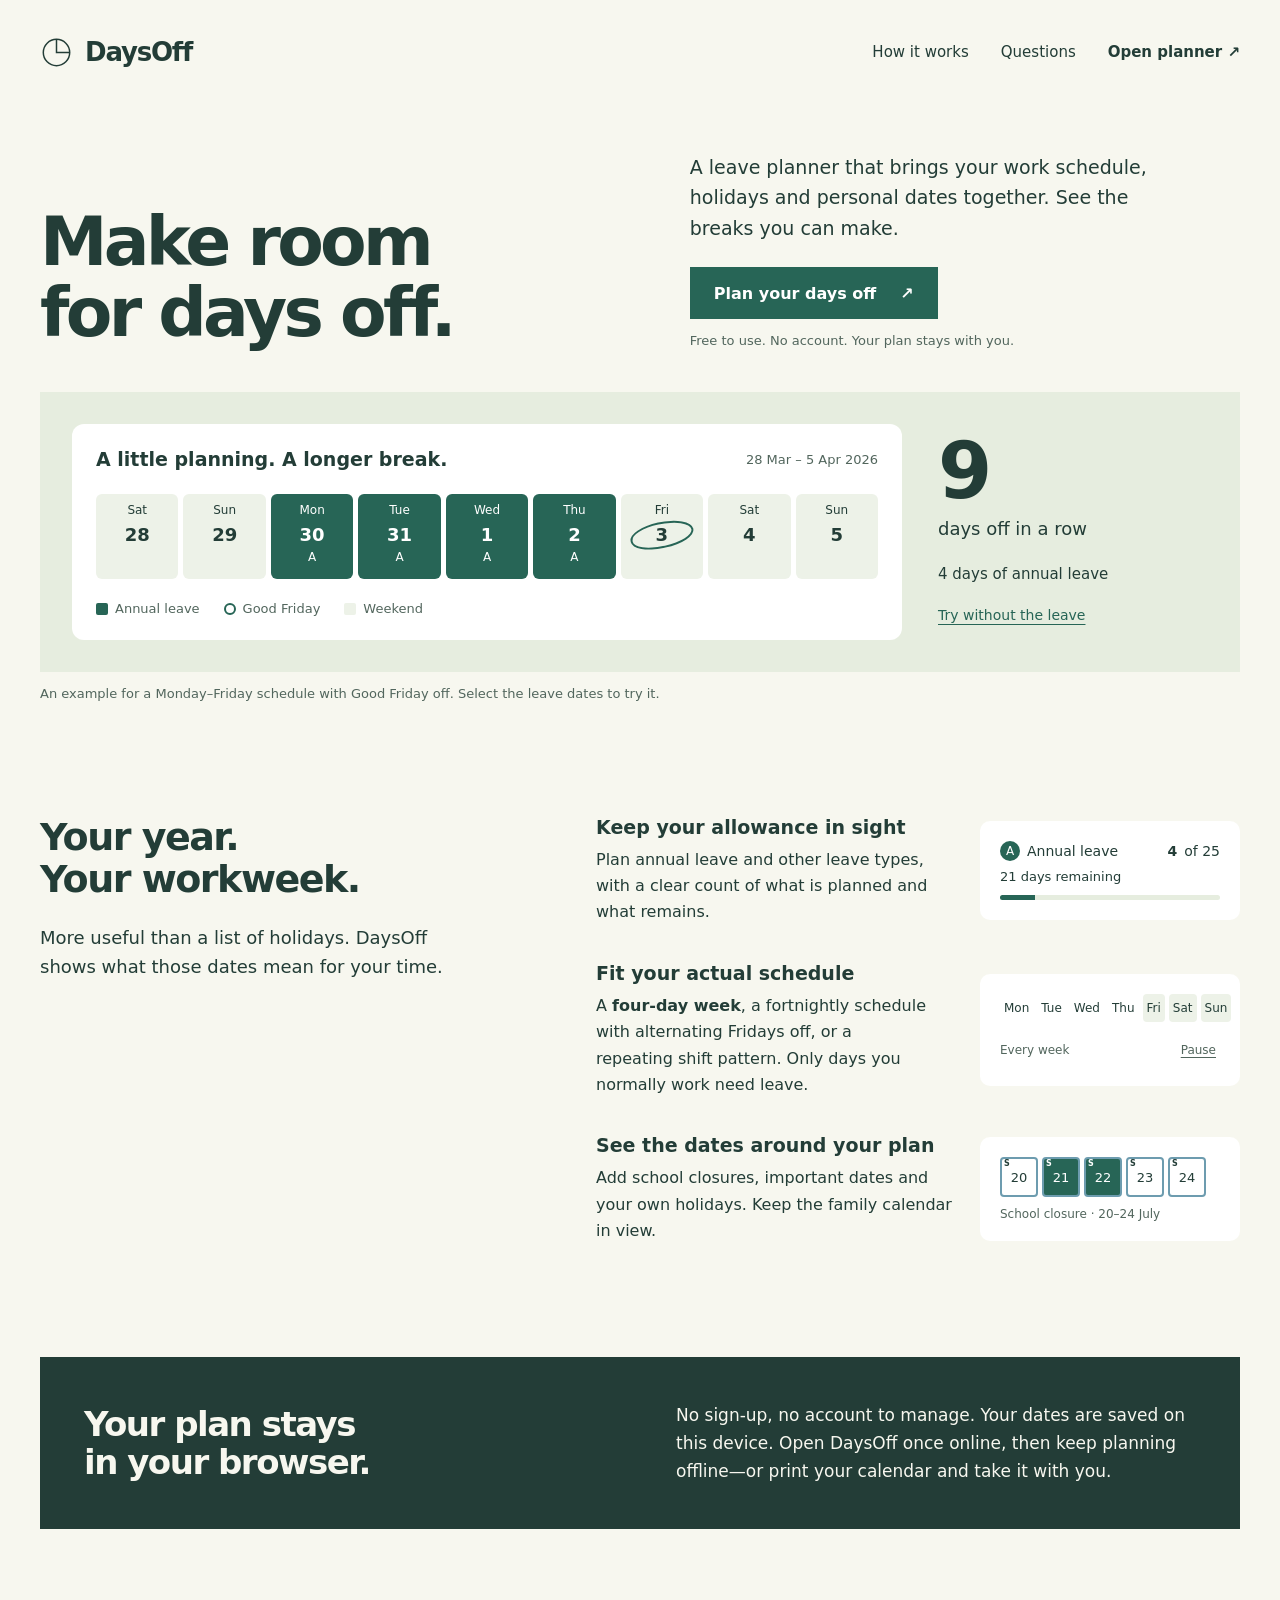
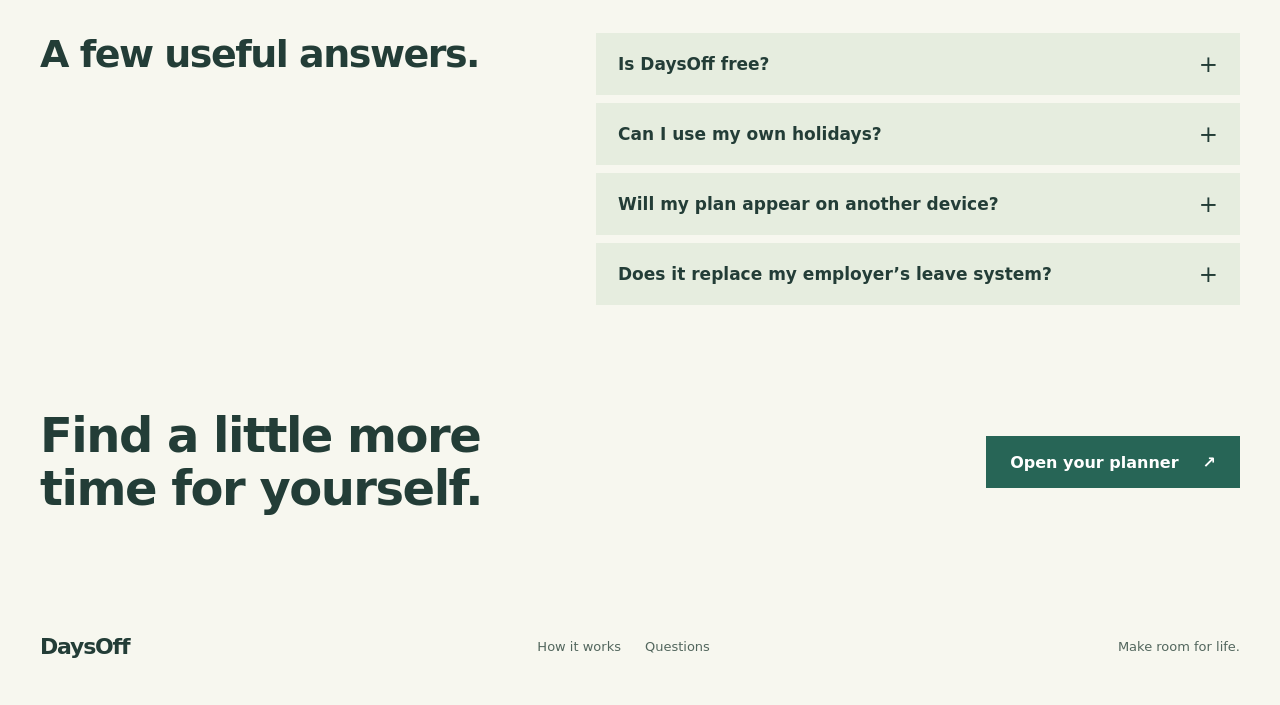
<file: index.html>
<!doctype html>
<html lang="en">
  <head>
    <meta charset="utf-8" />
    <meta name="viewport" content="width=device-width,initial-scale=1" />
    <meta
      name="description"
      content="Make your leave days go further. Plan time off around your work schedule, holidays and school closures, privately in your browser."
    />
    <meta name="theme-color" content="#123e35" />
    <link rel="icon" type="image/svg+xml" sizes="any" href="./icon.svg" />
    <link rel="apple-touch-icon" href="./icon-192.png" />
    <title>DaysOff — Make room for days off</title>
    <script type="module" crossorigin src="./assets/landing-BAsXPGGB.js"></script>
    <link rel="modulepreload" crossorigin href="./assets/modulepreload-polyfill-P2Xu9kJm.js">
    <link rel="stylesheet" crossorigin href="./assets/landing-gwGJeOzY.css">
  </head>
  <body id="top">
    <a href="#main" class="skip">Skip to content</a>
    <header>
      <a class="brand" href="#top" aria-label="DaysOff home"
        ><svg
          width="33"
          height="33"
          viewBox="0 0 40 40"
          fill="none"
          aria-hidden="true"
        >
          <circle
            cx="20"
            cy="20"
            r="16"
            stroke="currentColor"
            stroke-width="1.8"
          />
          <path d="M20 4v16h16" stroke="currentColor" stroke-width="1.8" /></svg
        >DaysOff</a
      >
      <nav aria-label="Main">
        <a class="how-link" href="#how">How it works</a
        ><a href="#questions">Questions</a><a href="./app/">Open planner ↗</a>
      </nav>
    </header>
    <main id="main">
      <section class="hero" aria-labelledby="hero-title">
        <div class="hero-copy">
          <h1 id="hero-title">Make room<span>for days off.</span></h1>
          <div>
            <p class="intro">
              A leave planner that brings your work schedule, holidays and
              personal dates together. See the breaks you can make.
            </p>
            <a class="button" href="./app/"
              >Plan your days off <span aria-hidden="true">↗</span></a
            >
            <p class="quiet">
              Free to use. No account. Your plan stays with you.
            </p>
          </div>
        </div>
        <div class="demo" data-ui>
          <div class="calendar-fragment">
            <div class="fragment-heading">
              <strong>A little planning. A longer break.</strong
              ><span>28 Mar – 5 Apr 2026</span>
            </div>
            <div
              class="day-strip"
              role="group"
              aria-label="Try selecting annual leave around Good Friday"
            >
              <div class="day">
                <span class="weekday">Sat</span><span class="date">28</span
                ><span class="type"></span>
              </div>
              <div class="day">
                <span class="weekday">Sun</span><span class="date">29</span
                ><span class="type"></span>
              </div>
              <button
                type="button"
                class="day"
                data-leave
                aria-pressed="true"
                aria-label="Annual leave Monday 30 March"
              >
                <span class="weekday">Mon</span><span class="date">30</span
                ><span class="type">A</span></button
              ><button
                type="button"
                class="day"
                data-leave
                aria-pressed="true"
                aria-label="Annual leave Tuesday 31 March"
              >
                <span class="weekday">Tue</span><span class="date">31</span
                ><span class="type">A</span></button
              ><button
                type="button"
                class="day"
                data-leave
                aria-pressed="true"
                aria-label="Annual leave Wednesday 1 April"
              >
                <span class="weekday">Wed</span><span class="date">1</span
                ><span class="type">A</span></button
              ><button
                type="button"
                class="day"
                data-leave
                aria-pressed="true"
                aria-label="Annual leave Thursday 2 April"
              >
                <span class="weekday">Thu</span><span class="date">2</span
                ><span class="type">A</span>
              </button>
              <div class="day holiday">
                <span class="weekday">Fri</span><span class="date">3</span
                ><span class="type"></span>
              </div>
              <div class="day">
                <span class="weekday">Sat</span><span class="date">4</span
                ><span class="type"></span>
              </div>
              <div class="day">
                <span class="weekday">Sun</span><span class="date">5</span
                ><span class="type"></span>
              </div>
            </div>
            <div class="legend">
              <span><i class="swatch"></i>Annual leave</span
              ><span><i class="swatch holiday"></i>Good Friday</span
              ><span><i class="swatch weekend"></i>Weekend</span>
            </div>
          </div>
          <div class="result" aria-live="polite" aria-atomic="true">
            <p class="result-number" id="break-days">9</p>
            <p class="result-label">days off in a row</p>
            <p class="equation">
              <span id="leave-days">4</span> days of annual leave
            </p>
            <button type="button" class="demo-reset" id="demo-toggle">
              Try without the leave
            </button>
          </div>
        </div>
        <p class="example-note">
          An example for a Monday–Friday schedule with Good Friday off. Select
          the leave dates to try it.
        </p>
      </section>
      <section class="explain" id="how" aria-labelledby="how-title">
        <div>
          <h2 id="how-title">Your year.<br />Your workweek.</h2>
          <p class="section-intro">
            More useful than a list of holidays. DaysOff shows what those dates
            mean for your time.
          </p>
        </div>
        <div class="details">
          <article class="detail">
            <div>
              <h3>Keep your allowance in sight</h3>
              <p>
                Plan annual leave and other leave types, with a clear count of
                what is planned and what remains.
              </p>
            </div>
            <div class="small-fragment" data-ui>
              <div class="balance-top">
                <span><i class="type-symbol">A</i>Annual leave</span
                ><span><b id="planned-count">4</b> of 25</span>
              </div>
              <div class="remaining">
                <span id="remaining-count">21</span> days remaining
              </div>
              <div class="progress"><span id="allowance-progress"></span></div>
            </div>
          </article>
          <article class="detail schedule-example">
            <div>
              <h3>Fit your actual schedule</h3>
              <p>
                A
                <button
                  type="button"
                  class="schedule-case"
                  data-schedule="0"
                  aria-pressed="true"
                >
                  four-day week</button
                >, a
                <button
                  type="button"
                  class="schedule-case"
                  data-schedule="1"
                  aria-pressed="false"
                >
                  fortnightly schedule
                </button>
                with alternating Fridays off, or a
                <button
                  type="button"
                  class="schedule-case"
                  data-schedule="3"
                  aria-pressed="false"
                >
                  repeating shift pattern</button
                >. Only days you normally work need leave.
              </p>
            </div>
            <div class="small-fragment" data-ui>
              <div
                class="workdays"
                role="img"
                aria-label="Four-day week: Monday to Thursday working, Friday to Sunday off"
              >
                <span class="on">Mon</span><span class="on">Tue</span
                ><span class="on">Wed</span><span class="on">Thu</span
                ><span>Fri</span><span>Sat</span><span>Sun</span>
              </div>
              <div class="schedule-controls">
                <span id="schedule-caption">Every week</span
                ><button
                  type="button"
                  id="schedule-pause"
                  aria-label="Pause schedule examples"
                >
                  Pause
                </button>
              </div>
            </div>
          </article>
          <article class="detail">
            <div>
              <h3>See the dates around your plan</h3>
              <p>
                Add school closures, important dates and your own holidays. Keep
                the family calendar in view.
              </p>
            </div>
            <div class="small-fragment" data-ui>
              <div
                class="school-example"
                role="img"
                aria-label="School closure with leave planned on Tuesday and Wednesday"
              >
                <span class="school-date">20</span
                ><span class="school-date">21</span
                ><span class="school-date">22</span
                ><span class="school-date">23</span
                ><span class="school-date">24</span>
              </div>
              <div class="school-caption">School closure · 20–24 July</div>
            </div>
          </article>
        </div>
      </section>
      <section class="privacy" aria-labelledby="privacy-title">
        <h2 id="privacy-title">Your plan stays<br />in your browser.</h2>
        <p>
          No sign-up, no account to manage. Your dates are saved on this device.
          Open DaysOff once online, then keep planning offline—or print your
          calendar and take it with you.
        </p>
      </section>
      <section class="faq" id="questions" aria-labelledby="faq-title">
        <h2 id="faq-title">A few useful answers.</h2>
        <div class="questions">
          <details>
            <summary>Is DaysOff free?</summary>
            <p>
              Yes. You can plan your leave without creating an account or
              starting a subscription.
            </p>
          </details>
          <details>
            <summary>Can I use my own holidays?</summary>
            <p>
              Yes. Add your own days off and important dates, including
              repeating events. Automatic country and regional holiday data is
              optional.
            </p>
          </details>
          <details>
            <summary>Will my plan appear on another device?</summary>
            <p>
              Your plan is stored in the browser where you create it. It does
              not automatically sync to other browsers or devices. Clearing that
              browser’s site data removes the saved plan.
            </p>
          </details>
          <details>
            <summary>Does it replace my employer’s leave system?</summary>
            <p>
              DaysOff helps you plan. It does not submit leave requests or
              confirm approval. Check your allowance, holidays and leave
              arrangements with your employer.
            </p>
          </details>
        </div>
      </section>
      <section class="close" aria-labelledby="close-title">
        <h2 id="close-title">Find a little more<br />time for yourself.</h2>
        <a class="button" href="./app/"
          >Open your planner <span aria-hidden="true">↗</span></a
        >
      </section>
    </main>
    <footer>
      <a href="#top" class="brand">DaysOff</a>
      <div class="footer-links">
        <a href="#how">How it works</a><a href="#questions">Questions</a>
      </div>
      <p class="footer-note">Make room for life.</p>
    </footer>
  </body>
</html>
</file>
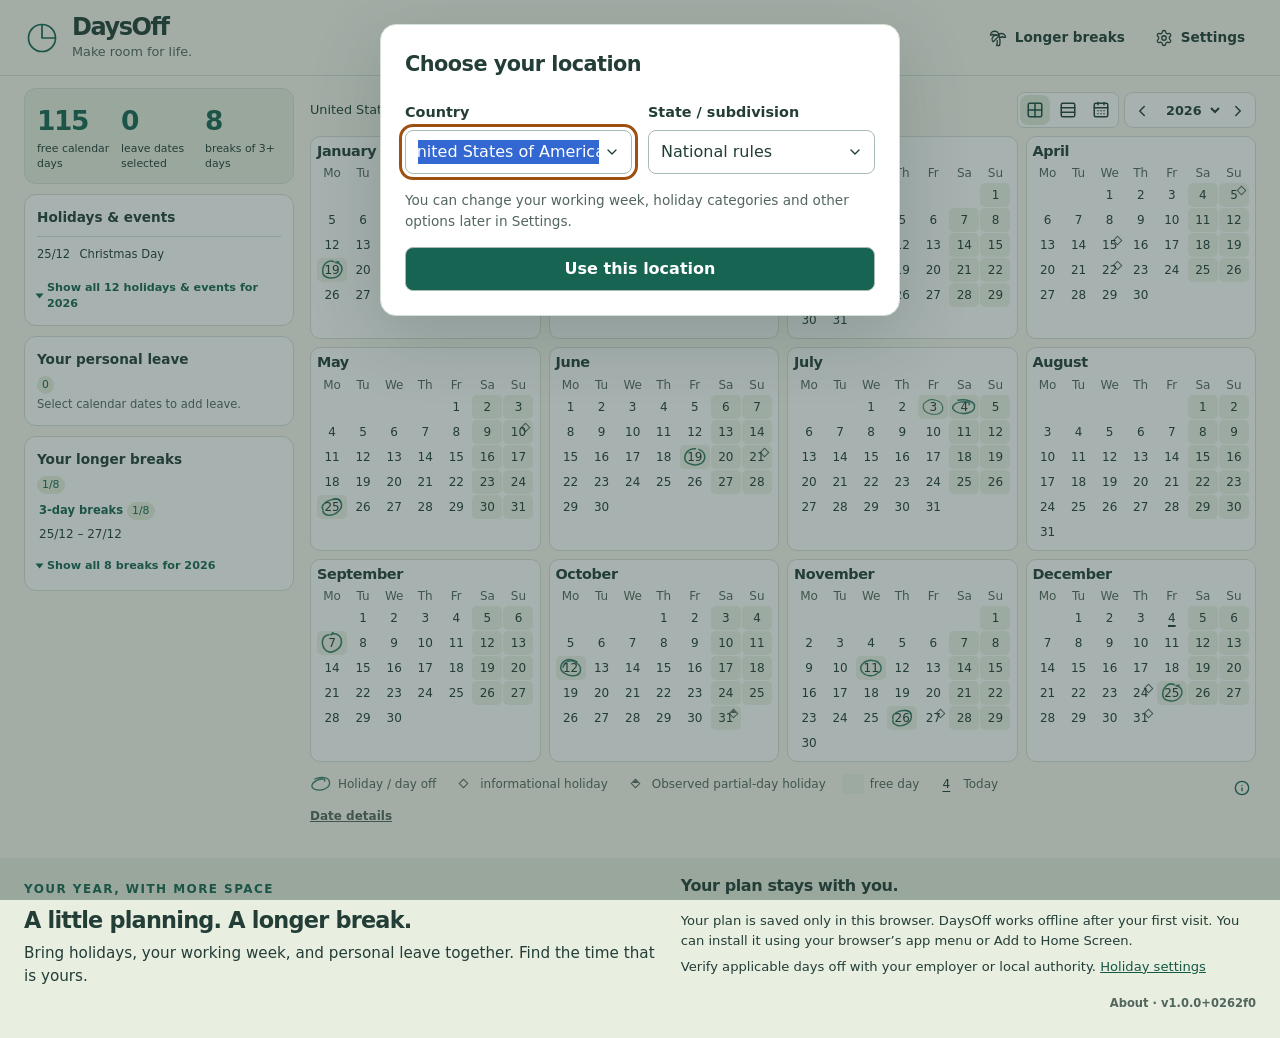
<file: app/index.html>
<!doctype html>
<html lang="en">
  <head>
    <meta charset="UTF-8" />
    <meta name="viewport" content="width=device-width, initial-scale=1.0" />
    <meta name="theme-color" content="#123e35" />
    <meta
      name="description"
      content="Plan holidays and personal leave privately on your device."
    />
    <link rel="icon" type="image/svg+xml" sizes="any" href="../icon.svg" />
    <link rel="apple-touch-icon" href="../icon-192.png" />
    <title>DaysOff — Your year, with room to breathe</title>
    <script type="module" crossorigin src="../assets/app-Bo5UXWMk.js"></script>
    <link rel="modulepreload" crossorigin href="../assets/modulepreload-polyfill-P2Xu9kJm.js">
    <link rel="modulepreload" crossorigin href="../assets/holiday-data-CAM_cj8a.js">
    <link rel="stylesheet" crossorigin href="../assets/app-Dp_Qomra.css">
  <link rel="manifest" href="../manifest.webmanifest"></head>
  <body>
    <div id="root"></div>
  </body>
</html>
</file>
<file: assets/landing-gwGJeOzY.css>
:root{--ground:#f7f7ef;--ink:#233d37;--accent:#276556;--stage:#e6eddf;--muted:#52665d;--white:#fff;--rule:#d4dfd7;--weekend:#edf2e8;--school:#dcecf5;color:var(--ink);background:var(--ground);font-synthesis:none;font-family:Inter,ui-sans-serif,system-ui,-apple-system,BlinkMacSystemFont,Segoe UI,sans-serif}*{box-sizing:border-box}html{scroll-behavior:smooth}body{margin:0}button,a,input{font:inherit}button,a{touch-action:manipulation}button{cursor:pointer}a{color:inherit;text-decoration:none}a:hover{text-underline-offset:5px;text-decoration:underline}button:focus-visible,a:focus-visible,summary:focus-visible{outline-offset:4px;outline:3px solid #9e5011}header,main,footer{width:min(1280px,100% - 80px);margin:auto}header{justify-content:space-between;align-items:center;gap:24px;height:104px;display:flex}.brand{letter-spacing:-1.2px;align-items:center;gap:12px;font-size:26px;font-weight:750;display:inline-flex}.brand svg{width:33px;height:33px}nav{align-items:center;gap:32px;font-size:15px;display:flex}nav a:last-child{font-weight:650}.hero{padding:48px 0 0}.hero-copy{grid-template-columns:1.05fr 1fr;align-items:end;gap:72px;display:grid}h1{letter-spacing:-.055em;text-wrap:balance;margin:0;font-size:clamp(46px,5.3vw,76px);font-weight:650;line-height:1.04}h1 span{display:block}.intro{max-width:480px;margin:0 0 24px;font-size:19px;line-height:1.6}.button{background:var(--accent);min-height:52px;color:var(--white);border:0;border-radius:0;justify-content:center;align-items:center;gap:24px;padding:13px 24px;font-weight:650;text-decoration:none;transition:background .14s ease-out,transform .14s ease-out;display:inline-flex}.button:hover{background:#174d40;text-decoration:none}.button:active{transform:translateY(1px)}.quiet{color:var(--muted);margin:14px 0 0;font-size:14px}.demo{background:var(--stage);grid-template-columns:1fr 270px;align-items:center;gap:36px;margin-top:44px;padding:32px;display:grid}.calendar-fragment{background:var(--white);border-radius:12px;padding:24px}.fragment-heading{justify-content:space-between;align-items:center;gap:16px;margin-bottom:24px;display:flex}.fragment-heading strong{font-size:19px}.fragment-heading span{color:var(--muted);font-size:13px}.day-strip{grid-template-columns:repeat(9,minmax(0,1fr));gap:5px;display:grid}.day{text-align:center;background:var(--weekend);min-width:0;color:var(--ink);border:0;border-radius:6px;padding:9px 0 11px;font-size:18px;position:relative}.day .weekday{margin-bottom:7px;font-size:12px;display:block}.day .date{font-weight:550}.day .type{min-height:18px;margin-top:5px;font-size:12px;display:block}.day[data-leave]{background:var(--white);outline:1px solid var(--rule);outline-offset:-1px}.day[data-leave][aria-pressed=true]{background:var(--accent);color:var(--white);outline:0}.day[data-leave]:hover{box-shadow:inset 0 0 0 2px var(--ink)}.day.holiday .date:after{content:"";border:2px solid var(--accent);border-radius:48% 52% 49% 48%;position:absolute;inset:28px 9px 31px;transform:rotate(-12deg)}.legend{color:var(--muted);flex-wrap:wrap;gap:12px 24px;margin-top:22px;font-size:13px;display:flex}.legend>span{align-items:center;gap:7px;display:flex}.swatch{background:var(--accent);border-radius:2px;width:12px;height:12px;display:inline-block}.swatch.weekend{background:var(--weekend)}.swatch.holiday{border:2px solid var(--accent);background:0 0;border-radius:50%}.result{align-self:center}.result-number{letter-spacing:-5px;margin:0;font-size:78px;font-weight:550;line-height:.95}.result-label{margin:8px 0 24px;font-size:18px;line-height:1.4}.equation{margin:0 0 16px;font-size:15px}.demo-reset{color:var(--accent);text-underline-offset:4px;background:0 0;border:0;min-height:32px;padding:0;font-size:14px;text-decoration:underline}.example-note{color:var(--muted);margin:12px 0 0;font-size:13px;line-height:1.5}.explain{grid-template-columns:5fr 7fr;align-items:start;gap:96px;margin-top:112px;display:grid}h2{letter-spacing:-1.5px;text-wrap:balance;margin:0;font-size:38px;font-weight:600;line-height:1.12}.section-intro{max-width:420px;margin:22px 0 0;font-size:18px;line-height:1.65}.details{gap:36px;display:grid}.detail{grid-template-columns:1fr 260px;align-items:center;gap:28px;display:grid}.detail h3{margin:0 0 9px;font-size:19px;font-weight:600}.detail p{color:var(--ink);margin:0;font-size:16px;line-height:1.65}.small-fragment{background:var(--white);border-radius:10px;min-width:0;padding:20px;font-size:14px}.balance-top{justify-content:space-between;align-items:center;gap:15px;display:flex}.balance-top>span{align-items:center;gap:7px;display:flex}.type-symbol{background:var(--accent);color:#fff;text-align:center;border-radius:50%;width:20px;height:20px;font-size:12px;line-height:20px}.remaining{margin-top:8px;font-size:13px}.progress{background:var(--stage);border-radius:5px;height:5px;margin-top:11px;overflow:hidden}.progress span{background:var(--accent);width:16%;height:100%;display:block}.workdays{justify-content:space-between;gap:4px;display:flex}.schedule-case{color:inherit;font:inherit;text-align:inherit;background:0 0;border:0;padding:0}.schedule-case[aria-pressed=true]{font-weight:700}.schedule-controls{color:var(--muted);justify-content:space-between;align-items:center;gap:8px;margin-top:12px;font-size:12px;display:flex}.schedule-controls button{color:inherit;text-underline-offset:3px;background:0 0;border:0;min-height:32px;padding:4px;text-decoration:underline}.workdays span{padding:7px 4px;font-size:12px}.workdays .on{background:var(--white);border-radius:4px}.workdays span:not(.on){background:var(--weekend);border-radius:4px}.school-example{gap:4px;display:flex}.school-date{border:2px solid #6d9caf;border-radius:4px;justify-content:center;align-items:center;width:38px;height:40px;font-size:13px;display:flex;position:relative}.school-date:nth-child(2),.school-date:nth-child(3){background:var(--accent);color:#fff}.school-date:before{content:"S";font-size:8px;font-weight:600;position:absolute;top:0;left:2px}.school-caption{color:var(--muted);margin:10px 0 0;font-size:12px}.privacy{background:var(--ink);color:var(--ground);grid-template-columns:1fr 1fr;align-items:center;gap:72px;margin-top:112px;padding:44px;display:grid}.privacy h2{font-size:34px}.privacy p{margin:0;font-size:17px;line-height:1.65}.faq{grid-template-columns:5fr 7fr;gap:96px;margin:104px 0;display:grid}.questions{gap:8px;display:grid}.questions details{background:var(--stage);padding:18px 22px}.questions summary{cursor:pointer;justify-content:space-between;align-items:center;gap:20px;font-size:17px;font-weight:550;list-style:none;display:flex}.questions summary:after{content:"+";font-size:23px;font-weight:400}.questions details[open] summary:after{content:"−"}.questions details p{max-width:54ch;margin:16px 0 4px;font-size:16px;line-height:1.65}.close{justify-content:space-between;align-items:center;gap:40px;margin-bottom:80px;display:flex}.close h2{max-width:620px;font-size:48px}footer{color:var(--muted);justify-content:space-between;align-items:center;gap:24px;padding:30px 0 38px;font-size:13px;display:flex}footer .brand{color:var(--ink);font-size:22px}.footer-links{gap:24px;display:flex}.skip{background:var(--white);padding:12px;position:absolute;top:-70px;left:20px}.skip:focus{top:12px}.no-js{color:var(--muted);font-size:13px}@media (width<=1050px){.hero-copy{gap:40px}.demo{grid-template-columns:1fr 180px;gap:24px;padding:24px}.calendar-fragment{padding:18px}.day-strip{gap:3px}.day{font-size:16px}.result-number{font-size:65px}.explain,.faq{gap:48px}.detail{grid-template-columns:1fr;gap:16px}.small-fragment{max-width:340px}.explain{grid-template-columns:1fr 1fr}}@media (width<=700px){header,main,footer{width:calc(100% - 40px)}header{height:84px}.brand{font-size:24px}.brand svg{width:29px;height:29px}nav{gap:18px}nav .how-link{display:none}.hero{padding-top:24px}.hero-copy{grid-template-columns:1fr;gap:25px}h1{max-width:550px;font-size:49px}.intro{max-width:520px;margin-bottom:22px;font-size:17px}.quiet{font-size:12px}.demo{grid-template-columns:1fr;gap:24px;margin-top:32px;padding:18px}.calendar-fragment{padding:16px 10px}.fragment-heading{gap:8px;margin-bottom:18px}.fragment-heading strong{font-size:15px}.fragment-heading span{font-size:11px}.day-strip{grid-template-columns:repeat(9,minmax(0,1fr));gap:2px}.day{border-radius:4px;padding:8px 0 7px;font-size:15px}.day .weekday{margin-bottom:6px;font-size:11px}.day .type{margin-top:4px;font-size:10px}.day.holiday .date:after{inset:24px 0 25px}.legend{gap:9px;margin-top:16px;font-size:11px}.legend>span{gap:4px}.swatch{width:10px;height:10px}.result{grid-template-columns:90px 1fr;align-items:center;gap:0 18px;display:grid}.result-number{grid-row:1/4;font-size:72px}.result-label{margin:0 0 6px;font-size:18px}.equation{margin:0;font-size:13px}.demo-reset{justify-self:start;margin-top:4px;font-size:12px}.example-note{margin-top:9px;font-size:11px}.explain{grid-template-columns:1fr;gap:32px;margin-top:72px}h2{font-size:32px}.section-intro{margin-top:18px;font-size:17px}.details{gap:32px}.detail{grid-template-columns:1fr;gap:16px}.detail h3{font-size:19px}.detail p{font-size:16px}.small-fragment{max-width:none;padding:18px}.privacy{grid-template-columns:1fr;gap:24px;margin-top:64px;padding:26px}.privacy h2{font-size:30px}.privacy p{font-size:16px}.faq{grid-template-columns:1fr;gap:24px;margin:64px 0}.questions details{padding:17px}.questions summary{font-size:16px}.close{margin-bottom:40px;display:block}.close h2{max-width:400px;margin-bottom:24px;font-size:38px}footer{flex-wrap:wrap;align-items:start;padding-top:30px}.footer-links{gap:16px}.footer-note{width:100%;margin:0;font-size:12px}}@media (width<=370px){header,main,footer{width:calc(100% - 32px)}h1{font-size:41px}.demo{padding:12px}.calendar-fragment{padding:14px 7px}.day .weekday{font-size:11px}.day{font-size:14px}.legend{gap:7px;font-size:11px}.fragment-heading span{font-size:10px}.result-number{font-size:64px}.result{grid-template-columns:76px 1fr}.privacy{padding:24px}}.quiet,.example-note,.footer-note{font-size:13px!important}@media (prefers-reduced-motion:reduce){html{scroll-behavior:auto}*{transition:none!important}}
</file>
<file: assets/app-Dp_Qomra.css>
.search-combobox{min-width:0}.calendar-paint-type.search-combobox>label{flex:none}.calendar-paint-type.search-combobox .search-combobox-field{flex:1;min-width:0;margin-top:0}.search-combobox-field{margin-top:6px;position:relative}.search-combobox-field input{width:100%;padding-right:32px!important}.search-combobox-field>svg{pointer-events:none;position:absolute;top:50%;right:12px;transform:translateY(-50%)}.search-combobox-popup{box-sizing:border-box;overscroll-behavior:contain;border:1px solid var(--border);background:var(--surface,white);color:var(--ink);z-index:20;border-radius:8px;margin:0;padding:4px;font-size:.9rem;position:fixed;inset:auto;overflow-y:auto;box-shadow:0 6px 20px #0002}.search-combobox-popup ul{margin:0;padding:0;list-style:none}.search-combobox-popup li{cursor:pointer;border-radius:4px;justify-content:space-between;align-items:center;gap:8px;min-height:40px;padding:8px;display:flex}.search-combobox-popup li span{overflow-wrap:anywhere}.search-combobox-popup li svg{flex-shrink:0}.search-combobox-popup li[data-active]{background:var(--surface-hover,#edf2e9)}.search-combobox-popup p{color:var(--muted);margin:8px}.school-settings{gap:10px;display:grid}.school-list-footer{flex-wrap:wrap;align-items:center;gap:8px 16px;display:flex}.school-copy-tools{align-items:center;gap:4px;max-width:100%;display:inline-flex}.settings-copy-toast{pointer-events:none;width:max-content;max-width:calc(100% - 32px);position:absolute;bottom:12px}.school-list-footer .school-copy-action{background:0 0;border-color:#0000;max-width:100%;min-height:44px;padding:8px 0}.school-list-footer .school-copy-action span{white-space:normal}.school-toolbar,.school-row-actions,.school-editor-actions{flex-wrap:wrap;align-items:end;gap:8px;display:flex}.school-toolbar>label{flex:0 0 96px;width:96px;min-width:0;margin:0}.school-toolbar>button{flex-shrink:0}.school-settings button{justify-content:center;align-items:center;gap:6px;display:inline-flex}.school-toolbar .school-copy-action{background:0 0;border-color:#0000;min-height:44px;padding-inline:8px}.school-hidden-status{color:var(--muted,#52665d);margin:-6px 0 0;font-size:.85rem}.school-editor{border:1px solid #cfdbd3;border-radius:8px;grid-template-columns:1fr 1fr;gap:12px;padding:12px;display:grid}.school-name,.school-error,.school-editor-actions{grid-column:1/-1}.school-error{color:#962d28;margin:0}.school-list{margin:0;padding:0;list-style:none}.school-list li{border-bottom:1px solid #cfdbd3;justify-content:space-between;align-items:center;gap:8px 16px;padding:8px 0;display:flex}.school-list li>div:first-child{overflow-wrap:anywhere;gap:4px;min-width:0;display:grid}.school-row-actions{flex-wrap:nowrap;flex-shrink:0;gap:4px}.school-row-actions button{width:44px;min-width:44px;height:44px;padding:0}.school-list li span{font-size:.85rem}.school-remove{color:#962d28;border-color:#caa6a2}.school-remove:hover{color:#7c211c;background:#fff0ed}.school-empty{color:#52665d;margin:0}@media (width<=480px){.school-toolbar>label{flex-basis:80px;width:80px}.school-editor{grid-template-columns:1fr;padding:12px}.school-row-actions{margin-left:auto}}.school-toolbar{flex-wrap:nowrap;align-items:end}.school-toolbar .school-copy-action{flex-shrink:1;min-width:0}.school-copy-action span{text-overflow:ellipsis;white-space:nowrap;overflow:hidden}.school-toolbar .school-add-action{width:44px;min-width:44px;height:44px;margin-left:auto;padding:0}.school-toolbar{min-width:0}.school-settings .school-list{gap:8px;display:grid}.school-settings .school-list>.school-settings-item{border:1px solid var(--border);border-radius:10px;padding:8px;display:block}.school-settings .school-settings-item>.school-entry-summary{justify-content:space-between;align-items:center;gap:8px;display:flex}.school-entry-label{overflow-wrap:anywhere;gap:3px;min-width:0;display:grid}.school-settings .school-editor{border-color:var(--border);border-radius:10px;gap:10px;min-width:0;margin:0;padding:8px}.school-settings-item .school-editor{border:0;margin-top:12px;padding:0}.school-settings .school-editor label{min-width:0}.school-settings .school-editor-actions{grid-template-columns:minmax(0,1fr) auto auto;align-items:center;gap:8px;display:grid}.school-editor-cancel{grid-column:2;margin-left:0}.school-settings .school-editor-actions .school-remove{justify-self:start;width:auto;height:auto;padding:8px 10px}@media (width<=360px){.school-settings .school-editor-actions .school-remove{grid-column:1/-1}.school-settings .school-editor-actions{grid-template-columns:minmax(0,1fr) minmax(0,1fr)}.school-editor-cancel{grid-column:1}.school-settings .school-editor-actions button{white-space:normal;overflow-wrap:anywhere;white-space:nowrap;overflow-wrap:normal;min-width:0;padding-inline:4px;font-size:.85rem}}.holiday-category-choice{align-items:center;gap:2px;display:inline-flex}.category-date-preview{display:inline-flex}.category-dates-popup{box-sizing:border-box;overscroll-behavior:contain;background:var(--surface,white);color:var(--ink);border:1px solid var(--border);border-radius:8px;margin:0;padding:12px;font-size:.85rem;font-weight:400;position:fixed;inset:auto;overflow:auto;box-shadow:0 6px 20px #0002}.category-dates-popup table{border-collapse:collapse;text-align:left;width:100%}.category-dates-popup caption{text-align:left;margin-bottom:8px;font-weight:600}.category-dates-popup th{color:var(--muted);font-weight:500}.category-dates-popup :is(th,td){vertical-align:top;border-bottom:1px solid var(--border);padding:6px 4px}.category-dates-popup td:first-child{white-space:nowrap;font-variant-numeric:tabular-nums}.category-dates-popup tr:last-child td{border-bottom:0}.category-dates-popup td:last-child{overflow-wrap:anywhere}.category-dates-popup small{color:var(--muted)}.calendar-context-menu{z-index:1100;border:1px solid var(--border);color:#233d37;background:#fff;border-radius:10px;width:248px;max-width:calc(100vw - 16px);max-height:calc(100dvh - 16px);padding:6px;position:fixed;overflow-y:auto;box-shadow:0 8px 28px #233d3730}.calendar-context-date{border-bottom:1px solid var(--border);color:var(--muted);margin-bottom:4px;padding:6px 10px 10px;font-size:.8rem}.calendar-context-menu>button{color:#233d37;text-align:left;background:#fff;border:0;border-radius:5px;justify-content:space-between;align-items:center;gap:10px;width:100%;min-height:44px;padding:9px 10px;font-size:.9rem;font-weight:500;display:flex}.calendar-context-menu>button:hover,.calendar-context-menu>button:focus,.calendar-context-menu>button[aria-expanded=true]{color:#173e33;background:#e8f0e5}.calendar-context-menu>button:focus-visible{outline-offset:-2px;outline:2px solid #9e5011}.calendar-context-submenu>button{justify-content:flex-start}.calendar-context-type{color:#fff;border-radius:50%;flex:0 0 22px;place-items:center;width:22px;height:22px;font-size:.75rem;display:inline-grid}@media print{.calendar-context-root{display:none}}.date-popover-actions{border-top:1px solid var(--border);margin-top:10px;padding-top:8px}.date-popover-action-grid{grid-template-columns:repeat(2,minmax(0,1fr));gap:4px;display:grid}.date-popover-actions button{color:#175345;background:#f2f6f1;border:0;border-radius:6px;justify-content:center;align-items:center;gap:6px;min-height:44px;padding:8px 6px;font-size:.8rem;font-weight:600;line-height:1.3;display:flex}.date-popover-actions button:hover,.date-popover-actions button[aria-expanded=true]{color:#173e33;background:#e3ede0}.date-popover-actions button:focus-visible{outline-offset:-2px;outline:2px solid #9e5011}.date-popover-leave-choices:not([hidden]){gap:4px;margin-top:6px;display:grid}.date-popover-leave-choices button{text-align:left;justify-content:flex-start;padding-inline:10px}.date-popover-leave-symbol{color:#fff;border-radius:50%;flex:0 0 22px;place-items:center;width:22px;height:22px;font-size:.7rem;display:inline-grid}:root{color:#233d37;font-synthesis:none;--teal:#176453;--border:#d4dfd7;--muted:#52665d;--bg:#f7f7ef;--ink:#233d37;--surface:#fff;--surface-hover:#edf3eb;background:#f7f7ef;font-family:Inter,ui-sans-serif,system-ui,-apple-system,BlinkMacSystemFont,Segoe UI,sans-serif;font-weight:400;line-height:1.5}*{box-sizing:border-box}body{margin:0}button{font:inherit;color:#233d37;cursor:pointer;background:#fff;border:1px solid #a7bbb0;border-radius:8px;max-width:100%;min-height:44px;padding:8px 12px;font-weight:600}button:hover{background:#edf3eb}button:disabled{cursor:default;opacity:.5}a{color:#155844}button:focus-visible,a:focus-visible,ol:focus-visible{outline-offset:3px;outline:3px solid #9e5011}h1,h2,h3,p{margin-top:0}h1{letter-spacing:-.055em;max-width:700px;margin-bottom:20px;font-size:clamp(2.6rem,6vw,4.6rem);line-height:1.08}h2{letter-spacing:-.025em;font-size:1.4rem}h3{font-size:1.1rem}.panel{border:1px solid var(--border);background:#fff}.hint,.legend{color:var(--muted);font-size:.85rem}.hint{margin:10px 0 0}.breaks ol{max-height:380px;padding:0;list-style:none;overflow:auto}.breaks li{border-top:1px solid var(--border);grid-template-columns:80px 1fr;gap:4px 14px;padding:14px 0;display:grid}.breaks li strong{color:var(--teal)}.breaks li p{color:var(--muted);grid-column:2;margin:0;font-size:.8rem}.sr-only{clip:rect(0, 0, 0, 0);white-space:nowrap;border:0;width:1px;height:1px;margin:-1px;padding:0;position:absolute;overflow:hidden}.skip-link{z-index:2;background:#fff;padding:12px;position:absolute;top:0;left:12px;transform:translateY(-150%)}.skip-link:focus{transform:translateY(0)}.row-actions{flex-shrink:0;gap:3px;display:flex}.row-actions button{opacity:0;border-radius:50%;min-width:24px;min-height:24px;padding:0;font-size:.8rem}.legend{margin:6px 0 0;font-size:.68rem}@media (hover:none),(pointer:coarse){.row-actions button{opacity:1;min-width:44px;min-height:44px}}@media (width<=600px){.row-actions button{opacity:1;min-width:44px;min-height:44px}}@media (prefers-reduced-motion:reduce){*,:before,:after{scroll-behavior:auto!important;transition:none!important;animation:none!important}}.legend{color:var(--muted)}.print-only{display:none}[tabindex]:focus-visible{outline-offset:3px;outline:3px solid #9e5011}.masthead,main,footer{max-width:1500px;margin:auto}.masthead{border-bottom:1px solid var(--border);justify-content:space-between;align-items:center;gap:16px;display:flex}.brand{align-items:center;gap:12px;display:flex}.brand strong{letter-spacing:-.06em;font-size:1.5rem}.brand span:not(.brand-icon){color:var(--muted);font-size:.8rem;display:block}.brand-icon{flex-shrink:0;width:36px;height:36px;display:block}.eyebrow{letter-spacing:.12em;color:var(--teal);margin-bottom:12px;font-size:.75rem;font-weight:700}.masthead,main,footer{padding-left:24px;padding-right:24px}.masthead{padding-top:14px;padding-bottom:14px}.masthead nav{flex-wrap:wrap;align-items:center;gap:8px;display:flex}.masthead nav button,.masthead nav a{background:0 0;border-color:#0000;padding:8px 10px;font-size:.85rem;font-weight:600;text-decoration:none}.workspace{grid-template-columns:270px minmax(0,1fr);align-items:start;gap:16px;padding-top:12px;display:grid}footer{background:#e8eee0;grid-template-columns:1.1fr 1fr;gap:12px 24px;margin-top:20px;padding-top:16px;padding-bottom:12px;display:grid}.intro{padding:0}.intro h2{letter-spacing:-.035em;margin-bottom:8px;font-size:1.4rem;line-height:1.25}.intro>p:last-child{font-size:.95rem}.device-note{padding:0}.device-note h2{font-size:1rem}.device-note p{font-size:.82rem}.app-version{text-align:right;color:var(--muted);font-size:.72rem;line-height:1.2;display:block}footer .app-version{border:0;min-height:44px;margin-left:auto;padding:8px 0 8px 12px}footer .eyebrow{margin-bottom:8px}footer p{margin-top:6px;margin-bottom:6px}footer h2{margin-top:0}@media (width<=1100px){.workspace{grid-template-columns:240px minmax(0,1fr)}}@media (width<=850px){.masthead{flex-wrap:wrap}}@media (width<=600px){.masthead,main,footer{padding-left:16px;padding-right:16px}.masthead{gap:10px}.masthead nav{gap:2px}.masthead nav button,.masthead nav a{padding:6px;font-size:.75rem}.workspace{flex-direction:column;display:flex}footer{grid-template-columns:1fr;gap:12px}}.brand strong{line-height:1.15}.brand{color:inherit;text-decoration:none}.mobile-menu-toggle{display:none}@media (width<=600px){.mobile-menu-toggle{align-items:center;min-height:44px;display:inline-flex}.masthead{justify-content:space-between;position:relative}.masthead nav[data-open=false]{display:none}.masthead nav[data-open=true]{flex-direction:column;align-items:stretch;width:100%;display:flex}.masthead nav button{text-align:left;min-height:44px}}.masthead nav button:hover{color:#233d37;background:#e8eee5}.masthead-actions{flex:none;align-items:center;gap:6px;margin-left:auto;display:flex}.masthead-actions:empty{display:none}.masthead .history-controls{box-shadow:inset 0 0 0 1px var(--border);border:0;flex-shrink:0;margin-left:auto;padding:0}.masthead .history-controls button{min-width:36px;min-height:36px;padding:4px}@media screen and (width<=600px){.masthead-slot{height:var(--masthead-height,70px)}.masthead{z-index:10;background:var(--bg,#f8f8f0);flex-wrap:nowrap;gap:6px;min-height:70px;padding-top:12px;padding-bottom:12px;position:fixed;top:0;left:0;right:0}.masthead nav[data-open=true]{background:var(--bg,#f8f8f0);border-bottom:1px solid var(--border);padding:8px 16px;position:absolute;top:100%;left:0}.masthead[data-scrolled=true]{min-height:53px;padding-top:4px;padding-bottom:4px}.masthead .brand{flex:1;gap:6px;min-width:0}.masthead .brand>div{min-width:0}.masthead .brand strong{text-overflow:ellipsis;white-space:nowrap;font-size:1.375rem;display:block;overflow:hidden}.masthead .brand span:not(.brand-icon){white-space:nowrap;text-overflow:ellipsis;font-size:.75rem;overflow:hidden}.masthead[data-scrolled=true] .brand strong{font-size:1.25rem}.masthead[data-scrolled=true] .brand-icon{width:32px;height:32px}.masthead[data-scrolled=true] .brand span:not(.brand-icon){display:none}.masthead .history-controls button{min-width:44px;min-height:44px}.masthead .mobile-menu-toggle{flex-shrink:0;width:44px;margin-left:auto;padding:0}}.mobile-menu-toggle{justify-content:center;min-width:44px}.date.free{background:#edf2e8}.date.leave{background:var(--teal);color:#fff}.date.leave:hover{background:#124e41}.date:focus-visible{outline-offset:-2px;z-index:2;outline:2px solid #9e5011}.date.leave:focus-visible{outline-color:#ffd68a}.date.today>span{text-underline-offset:3px;text-decoration:underline;text-decoration-thickness:2px}.calendar-help{color:var(--muted);font-size:.85rem}.calendar-area{min-width:0}.calendar-heading{gap:8px;min-height:42px;margin-bottom:6px}.calendar-heading h1{letter-spacing:0;margin:0;font-size:.8rem;font-weight:500;line-height:1.4}.year-controls{gap:5px;margin-left:auto}.year-controls button{min-width:30px;min-height:30px;padding:2px 6px;font-size:.8rem}.year-controls select{min-height:30px;padding:2px 5px;font-size:.8rem}.calendar-grid{grid-template-columns:repeat(4,minmax(0,1fr));gap:8px}.month{border-radius:10px;padding:7px}.month h2{margin-bottom:4px;font-size:.78rem}.month-grid{grid-template-rows:16px repeat(6,24px);gap:1px}.weekday{padding:0;font-size:.75rem}.date{border-radius:5px;flex-direction:row;min-width:0;min-height:24px;padding:0;font-size:.75rem;position:relative}.date small{height:8px;font-size:.48rem;line-height:8px;position:absolute;bottom:0;right:1px}.pencil-ring{pointer-events:none;width:100%;height:100%;color:var(--teal);position:absolute;inset:0;overflow:visible}.pencil-ring path{fill:none;stroke:currentColor;stroke-width:2.3px;stroke-linecap:round;opacity:.85}.pencil-ring[data-marker-style=double] path{stroke-width:1.5px;opacity:.78}.pencil-ring[data-marker-style=double] path+path{stroke-width:.9px;opacity:.42}.date.leave .pencil-ring{color:#fff}.important-border{border-radius:inherit;pointer-events:none;color:#986014;border:2px dashed;position:absolute;inset:-2px}.date.leave .important-border{color:#ffd68a}.informational-marker{color:#52665d;pointer-events:none;border:1.5px solid;border-radius:0;width:7px;height:7px;position:absolute;top:3px;right:3px;transform:rotate(45deg)}.date.leave .informational-marker{color:#fff}.partial-day-marker{background:linear-gradient(135deg,currentColor 50%,#0000 50%)}.school-holiday-marker{border-radius:inherit;z-index:0;pointer-events:none;background:linear-gradient(135deg,#dcecf5 50%,#0000 50%);position:absolute;inset:0}.date.leave .school-holiday-marker{background:linear-gradient(135deg,#27576d 50%,#0000 50%)}.school-holiday-marker>span{color:#235570;font-size:7px;font-weight:700;line-height:1;position:absolute;top:2px;left:3px}.date.leave .school-holiday-marker>span{color:#fff}.date>span:first-child{z-index:1;position:relative}.calendar-help{margin:6px 0 0;font-size:.68rem}.date-tooltip{z-index:30;color:#233d37;border:1px solid var(--border);background:#fff;border-radius:10px;width:290px;max-width:calc(100vw - 16px);max-height:min(360px,100dvh - 16px);padding:12px;font-size:.8125rem;line-height:1.45;position:fixed;overflow:auto;box-shadow:0 6px 24px #233d3733}.date-tooltip-header{justify-content:space-between;align-items:center;gap:12px;font-size:.75rem;font-weight:600;display:flex}.date-tooltip.has-details .date-tooltip-header{border-bottom:1px solid var(--border);margin-bottom:9px;padding-bottom:9px}.date-tooltip-status{color:var(--muted);display:inline-flex}.date-detail-list{gap:7px;margin:0;padding:0;list-style:none;display:grid}.date-detail-row{grid-template-columns:20px minmax(0,1fr);align-items:start;gap:9px;display:grid}.date-detail-symbol{width:20px;height:20px;color:var(--muted);place-items:center;font-size:.75rem;display:inline-grid}.date-detail-leave .date-detail-symbol{color:#fff;border-radius:50%}.date-detail-important .date-detail-symbol{color:#986014}.date-detail-school .date-detail-symbol{color:#235570;font-weight:600}.date-detail-content{overflow-wrap:anywhere;min-width:0}.date-detail-status,.date-detail-note,.date-detail-repeat{color:var(--muted);font-size:.75rem}.date-detail-note{margin-top:2px;display:block}.date-tooltip[role=dialog]:focus{outline:none}@media (forced-colors:active){.date-detail-leave .date-detail-symbol{color:canvastext;border:1px solid canvastext}}@media (hover:none),(pointer:coarse){.date{min-height:44px}.month-grid{grid-template-rows:18px repeat(6,44px)}}@media (width<=1100px){.calendar-grid{grid-template-columns:repeat(3,minmax(0,1fr))}}@media (width<=850px){.calendar-grid{grid-template-columns:repeat(2,minmax(0,1fr))}.calendar-heading{flex-direction:row;align-items:center}}@media (width<=600px){.calendar-area{width:100%}.calendar-grid{grid-template-columns:1fr;gap:12px}.month{padding:12px}.month h2{font-size:1rem}.month-grid{grid-template-rows:20px repeat(6,44px)}.date{min-height:44px;font-size:.85rem}.date small{height:10px;font-size:.6rem;line-height:10px;bottom:2px;right:3px}.weekday{font-size:.75rem}}.calendar-heading,.year-controls{justify-content:space-between;align-items:center;display:flex}.calendar-grid{scroll-margin-top:16px;display:grid}.month-grid{grid-template-columns:repeat(7,minmax(0,1fr));display:grid}.weekday{text-align:center;color:var(--muted)}.date{background:#fff;border-color:#0000;justify-content:center;align-items:center;font-weight:500;display:flex}.calendar-help{color:var(--muted)}.calendar-heading h1{max-width:none}.month{padding:6px}.month h2{line-height:1.2}.calendar-heading{min-height:36px;margin-bottom:4px}@media (width<=600px){.month{padding:12px}}.date.sidebar-highlight{background:#fff3d9;box-shadow:inset 0 0 0 2px #9e5011}.date>.sidebar-pulse-marker{border-radius:inherit;pointer-events:none;opacity:0;z-index:1;border:3px solid #b85b09;position:absolute;inset:-2px;box-shadow:0 0 0 2px #ffe4a8}.date.leave>.sidebar-pulse-marker{border-color:#ffe4a8;box-shadow:0 0 0 2px #a34f08}@media print{.sidebar-pulse-marker{display:none}}.date.leave.sidebar-highlight{background:var(--leave-color,var(--teal));color:#fff;box-shadow:inset 0 0 0 2px #f1c875}@media (width<=600px){.calendar-heading{flex-wrap:wrap}.year-controls{flex-wrap:nowrap;flex-shrink:0;min-width:0}.year-controls>.year-picker:not(.history-controls){flex-shrink:0}.year-controls>.this-year{white-space:nowrap}}.date.leave-preview{box-shadow:inset 0 0 0 2px var(--teal);background:#c8e7df}.date{-webkit-user-select:none;user-select:none}@media screen{.date.leave-remove-preview{color:#233d37;background:#fbe6e2;box-shadow:inset 0 0 0 2px #9e3e3e}}.month-grid.with-week-numbers{grid-template-columns:1.1rem repeat(7,minmax(0,1fr))}.week-number{color:#506c65;text-align:center;align-self:center;font-size:.6rem}.date.other-month{color:#59675f;background:#f3f4f1}.date.other-month.free{background:#e9eee7}.date.other-month.leave{color:#fff;background:#49675b}.calendar-area{grid-area:1/2}.month h2{font-size:.9rem}.year-picker{border:1px solid var(--border);background:#fff;border-radius:9px;align-items:center;padding:2px;display:inline-flex}.year-picker button,.year-picker select{background:0 0;border:0;border-radius:6px}.year-picker select{font-weight:600}.history-controls button{justify-content:center;align-items:center;display:inline-flex}.history-controls button:disabled{opacity:.45;cursor:default}.inspect-date{margin-bottom:8px;font-size:.75rem}@media (width<=600px){.calendar-area{grid-area:auto}.past-month{display:none}}.year-controls .this-year{color:#52665d;background:0 0;border-color:#0000}.year-controls .this-year:hover,.year-picker button:hover,.year-picker select:hover{color:#233d37;background:#e8eee5}@media (pointer:coarse){.year-picker button,.year-picker select,.year-controls .this-year{min-width:44px;min-height:44px}}.inspect-date{color:var(--muted);background:0 0;border:0;min-height:28px;padding:4px 0;text-decoration:underline}.inspect-date:hover{color:#233d37;background:#e8eee5}@media (pointer:coarse){.inspect-date{min-height:44px}}.date,.week-number,.year-picker select{font-variant-numeric:tabular-nums}@media (width<=600px){.year-controls>.year-picker button,.year-controls>.year-picker select,.year-controls .this-year{min-width:44px;min-height:44px}}.calendar-paint-type{align-items:center;gap:10px;margin:8px 0 12px;font-size:.8rem;display:flex}.calendar-paint-type select{flex:1;min-width:0;min-height:44px;padding:6px 10px}.calendar-legend{color:var(--muted);align-items:flex-start;gap:8px;margin-top:12px;font-size:.75rem;display:flex;position:relative}.calendar-legend ul{flex-wrap:wrap;gap:8px 16px;margin:0;padding:0;list-style:none;display:flex}.calendar-legend li{align-items:center;gap:6px;display:flex}.legend-swatch{width:22px;height:20px;color:var(--ink);border-radius:3px;flex:0 0 22px;justify-content:center;align-items:center;line-height:1;display:inline-flex;position:relative}.legend-leave{background:var(--leave-color);color:#fff;font-size:10px}.legend-important{border:2px dashed #986014}.legend-free{background:#edf2e8}.legend-today{text-underline-offset:3px;text-decoration:underline}.legend-swatch .informational-marker{top:6px;right:7px}.calendar-key{flex-shrink:0;margin-left:auto}.calendar-key summary{cursor:pointer;min-width:28px;min-height:28px;color:var(--teal);border-radius:4px;justify-content:center;align-items:center;list-style:none;display:flex}.calendar-key summary::-webkit-details-marker{display:none}.calendar-key summary:focus-visible{outline:2px solid var(--teal);outline-offset:2px}.calendar-key-body{z-index:5;border:1px solid var(--border);background:var(--surface);border-radius:8px;width:min(310px,100vw - 48px);padding:14px;position:absolute;bottom:36px;right:0;box-shadow:0 6px 18px #0002}.calendar-key-body strong{color:var(--ink);margin-bottom:10px;display:block}.calendar-key-body ul{flex-direction:column}@media (width<=600px){.calendar-key summary{min-width:44px;min-height:44px}}@media screen{[data-theme=dark] .legend-free{background:#304135}[data-theme=dark] .legend-important{border-color:#f0bd70}}@media print{.calendar-paint-type,.calendar-key,.calendar-legend .today-legend{display:none}}.calendar-row-view{border:1px solid var(--border);background:#fff;border-radius:10px;min-width:0;overflow:visible}.calendar-row-year{scroll-margin-top:2.5rem}.calendar-row-year+.calendar-row-year{border-top:1px solid var(--border)}.calendar-rows{table-layout:fixed;border-collapse:separate;border-spacing:0;width:100%;min-width:0;padding:6px}.calendar-rows-weekdays{min-width:0}.calendar-rows thead{z-index:2;background:#fff;position:sticky;top:44px}.calendar-rows th{color:var(--muted);text-align:center;padding:4px 0;font-size:.68rem;font-weight:500}.calendar-rows th:first-child{text-align:left;width:3.25rem;padding-left:0}.calendar-rows tbody th{color:var(--ink,#233d37);font-weight:600}.calendar-rows .row-year-label{color:var(--ink,#233d37);font-size:.95rem;font-weight:600}.calendar-rows td{height:34px;padding:1px}.calendar-rows .date{border-radius:3px;width:100%;height:32px;min-height:32px;font-size:.65rem}.calendar-rows .empty-date{background:#fafbf8 padding-box content-box}@media (pointer:coarse){.calendar-rows,.calendar-rows-weekdays{min-width:0}.calendar-rows .date{height:44px;min-height:44px}}.calendar-view-options,.calendar-view-picker{align-items:center;gap:3px;display:flex}.calendar-view-picker{border:1px solid var(--border);background:#fff;border-radius:7px;padding:2px}.year-controls .calendar-view-picker button{border:0;justify-content:center;align-items:center;min-width:30px;padding:4px;display:flex}.calendar-view-picker button[aria-pressed=true],.continuous-calendar-toggle[aria-pressed=true]{color:#164e42;background:#e0ebdc}.year-controls .continuous-calendar-toggle{background:0 0;border:0;font-size:.72rem}.year-controls .continuous-calendar-toggle[aria-pressed=true]{background:#e0ebdc}.calendar-year-transition{border-top:1px solid var(--border);color:var(--muted);margin:18px 0 10px;padding-top:10px;font-size:.8rem;display:block}.year-edge{scroll-margin-top:50px}.calendar-area:has(.calendar-view-options) .calendar-heading{z-index:5;background:var(--bg,#f8f8f0);padding:4px 0;position:sticky;top:0}@media print{.calendar-view-options{display:none!important}.calendar-area:has(.calendar-view-options) .calendar-heading{position:static}.calendar-screen-view.calendar-row-view{break-inside:avoid;padding:0;display:block!important}.calendar-rows thead{background:#fff;position:static}.calendar-rows .date{height:6mm;min-height:6mm;font-size:6pt}.calendar-rows th{font-size:6pt}.calendar-screen-view{display:block!important}}.sidebar{flex-direction:column;gap:10px;min-width:0;display:flex}.sidebar-card,.stats{border-radius:12px;margin:0;padding:12px}.sidebar-card h2{letter-spacing:0;margin:0 0 8px;font-size:.85rem}.box-heading{justify-content:space-between;align-items:center;gap:8px;display:flex}.box-heading button{min-width:24px;min-height:24px;padding:2px 6px;font-size:.7rem}.stats{gap:8px}.stats>div{display:block}.stats strong{font-size:1.65rem;display:block}.stats span{font-size:.68rem;line-height:1.4;display:block}.event-list{margin:0;padding:0;list-style:none}.event-row{border-top:1px solid var(--border);align-items:center;gap:7px;min-height:38px;padding:4px 0;font-size:.72rem;display:flex}.event-date{font-variant-numeric:tabular-nums;flex-shrink:0;width:32px}.event-name{overflow-wrap:anywhere;flex:1;min-width:0}.event-row.excluded .event-name,.event-row.excluded .event-date{color:var(--muted);text-decoration:line-through}.event-row:hover .row-actions button,.event-row:focus-within .row-actions button{opacity:1}.sidebar-card summary{cursor:pointer;color:var(--teal);min-height:24px;margin-top:6px;font-size:.7rem}.sidebar-card .hint{margin:2px 0 0;font-size:.72rem}.break-group{margin-top:6px;font-size:.72rem}.break-group strong{color:var(--teal);margin-bottom:2px;display:block}.break-group span{display:block}@media (hover:none),(pointer:coarse){.box-heading button,.sidebar-card summary{min-height:44px}}@media (width<=600px){.sidebar{order:2;width:100%}.event-row,.break-group{font-size:.85rem}.sidebar-card h2{font-size:1rem}.stats span{font-size:.75rem}}.stats{background:#e8eee0;grid-template-columns:repeat(3,minmax(0,1fr));display:grid}.stats strong{color:var(--teal);letter-spacing:-.05em}.event-list-toggle{text-align:left;min-height:24px;color:var(--teal);background:0 0;border:0;border-radius:0;align-items:center;gap:5px;margin-top:6px;padding:0;font-size:.7rem;display:flex}.event-list-toggle:before{content:"";border-top:4px solid #0000;border-bottom:4px solid #0000;border-left:5px solid;flex-shrink:0;width:0;height:0;transform:rotate(90deg)}.event-list-toggle[aria-expanded=true]:before{transform:rotate(-90deg)}@media (hover:none),(pointer:coarse){.event-list-toggle{min-height:44px}}.sidebar-date{text-align:left;min-height:24px;font:inherit;color:inherit;background:0 0;border:0;padding:0}.sidebar-date:hover{background:0 0}.break-date{width:100%;font-size:.75rem;display:block}@media (pointer:coarse){.sidebar-date{min-height:44px}}.box-title{flex-wrap:wrap;align-items:center;gap:6px;min-width:0;display:flex}.box-title h2{margin:0}.count-badge,.break-group .count-badge{color:var(--teal);white-space:nowrap;background:#e8efdf;border-radius:10px;padding:1px 5px;font-size:.68rem;font-weight:500;display:inline-flex}.break-list{scrollbar-gutter:stable;max-height:280px;padding:2px;overflow-y:auto}@media (hover:hover) and (pointer:fine){.box-heading>button{opacity:0}.sidebar-card:hover .box-heading>button,.sidebar-card:focus-within .box-heading>button{opacity:1}}.leave-list{max-height:240px;overflow-y:auto}.box-actions{flex-shrink:0;gap:4px;display:flex}@media (hover:hover) and (pointer:fine){.box-actions button{opacity:0}.sidebar-card:hover .box-actions button,.sidebar-card:focus-within .box-actions button{opacity:1}}.sidebar{grid-area:1/1}@media (width<=600px){.sidebar{grid-area:auto}}@media (pointer:coarse){.sidebar-card .box-heading button,.sidebar-date{min-width:44px}}.event-main{flex:1;align-self:stretch;align-items:center;gap:8px;width:auto;min-width:0;display:flex}.event-main .event-date{display:inline-block}.event-main:hover{background:#edf3eb}.break-date:hover,.break-date:focus-visible,.event-main:focus-visible{background:var(--surface-hover)}.stats strong,.count-badge,.break-date{font-variant-numeric:tabular-nums}@media (width<=600px){.sidebar-card .box-heading button{min-width:44px;min-height:44px}.sidebar-card summary,.event-list-toggle{align-items:center;min-height:44px;display:flex}}input,select{font:inherit}select,input:not([type=checkbox]):not([type=radio]){color:#233d37;background:#fff;border:1px solid #a7bbb0;border-radius:8px;max-width:100%;min-height:44px;padding:8px 12px}input[type=checkbox],input[type=radio]{accent-color:var(--teal);flex-shrink:0;width:18px;height:18px}input:focus-visible,select:focus-visible{outline-offset:3px;outline:3px solid #9e5011}.selectors{grid-template-columns:repeat(auto-fit,minmax(190px,1fr));gap:16px;display:grid}label{font-size:.9rem;font-weight:600}label select,label input:not([type=checkbox]):not([type=radio]){width:100%;margin-top:6px;display:block}.preferences{grid-template-columns:1fr 1fr;gap:28px;margin-top:24px;display:grid}fieldset{border:0;min-width:0;margin:0;padding:0}legend{margin-bottom:10px;padding:0;font-weight:600}.event-kind-options{flex-wrap:wrap;gap:4px 20px;display:flex}.event-kind-options label{cursor:pointer;align-items:center;gap:8px;min-height:44px;display:flex}.event-kind legend{margin-bottom:0;font-size:.9rem}.checks{flex-wrap:wrap;gap:8px 14px;display:flex}.checks label,.checkbox-label{align-items:center;gap:6px;min-height:44px;display:flex}.checks label{text-transform:capitalize}.custom form{flex-wrap:wrap;align-items:end;gap:16px;display:flex}.custom form>label:first-child{flex:1;min-width:180px}.custom form>p{color:#96371d;width:100%}.plan-dialog{border:1px solid var(--border);color:#233d37;background:#fff;border-radius:16px;width:min(680px,100% - 32px);max-height:calc(100dvh - 48px);padding:24px;overflow:auto;box-shadow:0 20px 70px #233d3733}.plan-dialog::backdrop{background:#233d3766}.dialog-heading{justify-content:space-between;align-items:center;gap:12px;margin-bottom:20px;display:flex}.dialog-heading h2{margin:0;font-size:1.3rem}.dialog-heading button{min-width:44px}.plan-dialog .settings{margin:0 0 24px}.plan-dialog .settings>h2{display:none}.plan-dialog .custom{margin-top:0}.plan-dialog .custom form{grid-template-columns:1fr;gap:16px;display:grid}.custom-options{gap:0;display:grid}.plan-dialog .custom form>label:first-child{min-width:0}.plan-dialog .breaks ol{max-height:none;overflow:visible}.primary{background:var(--teal);color:#fff}@media (width<=600px){.plan-dialog{padding:18px}}.leave-form{gap:16px;display:grid}.toast{z-index:100;color:#fff;background:#233d37;border-radius:10px;max-width:calc(100% - 32px);padding:12px 20px;position:fixed;bottom:20px;left:50%;transform:translate(-50%)}.location-dialog{width:min(520px,100% - 32px)}.location-confirmation{gap:16px;display:grid}.location-confirmation p{margin:0}.primary:hover,.primary:active{color:#fff;background:#124f42}.plan-dialog button{min-height:44px}.plan-dialog .checkbox-label{gap:10px}@media (pointer:coarse){.plan-dialog label{min-height:44px}}.settings-dialog[open]{flex-direction:column;height:min(720px,100dvh - 48px);padding:0;display:flex;overflow:hidden}.settings-dialog>.dialog-heading{flex-shrink:0;margin:0;padding:20px 24px 12px}.settings-tabs{border-bottom:1px solid var(--border);flex-shrink:0;gap:4px;padding:0 24px;display:flex;overflow-x:auto}.settings-tabs [role=tab]{color:#456057;background:0 0;border:0;border-radius:6px 6px 0 0;flex-shrink:0;padding:10px 16px}.settings-tabs [role=tab][aria-selected=true]{color:#124f42;background:#edf2e7;box-shadow:inset 0 -3px #286657}.settings-body{overscroll-behavior:contain;scrollbar-gutter:stable;flex:1;min-height:0;padding:24px;overflow-y:auto}.settings-body>[role=tabpanel]:focus-visible{outline-offset:4px;outline:2px solid #9e5011}.settings-body .preferences{grid-template-columns:1fr;gap:22px;margin:0}.settings-body .general-preferences{gap:18px;max-width:400px}.settings-group{gap:10px;min-width:0;display:grid}.settings-group>label:not(.checkbox-label){max-width:400px}.settings-group .selectors{gap:12px}.settings-checkboxes{gap:0;display:grid}.settings-help{color:var(--muted);font-size:.82rem}.settings-help summary{cursor:pointer;min-height:44px;color:var(--teal);align-items:center;gap:8px;width:fit-content;display:flex}.settings-help p{margin:4px 0 0}.appearance-options{border:1px solid var(--border);border-radius:8px;gap:0;display:flex;overflow:hidden}.appearance-options button{background:0 0;border:0;border-radius:0;flex:1 0 auto;justify-content:center;align-items:center;gap:6px;min-width:0;padding:8px 12px;display:inline-flex}@media (width<=400px){.appearance-options button{padding:8px;font-size:.85rem}.appearance-options button .lucide{display:none}}.appearance-options button+button{border-left:1px solid var(--border)}.appearance-options button:focus-visible{outline-offset:-3px}.settings-option-with-help{justify-content:space-between;align-items:center;gap:8px;display:flex}.settings-help-popover{flex-shrink:0;display:inline-flex;position:relative}.settings-info-button{min-width:44px;color:var(--muted);background:0 0;border:0;justify-content:center;align-items:center;padding:8px;display:inline-flex}.settings-info-popup{z-index:5;white-space:normal;border:1px solid var(--border);background:var(--surface,white);width:min(320px,100vw - 80px);color:var(--ink);border-radius:10px;padding:12px;font-size:.85rem;font-weight:400;position:absolute;top:calc(100% + 4px);left:0;overflow:auto;box-shadow:0 6px 20px #0002}.appearance-options button[aria-pressed=true]{background:var(--teal);border-color:var(--teal);color:var(--bg)}.settings-about-heading{justify-content:space-between;align-items:baseline;gap:12px;display:flex}.settings-about-heading h3{margin:0}.settings-about-heading small{color:var(--muted)}.settings-licences{margin-top:8px}.settings-licences a{overflow-wrap:anywhere;align-items:center;gap:6px;width:fit-content;min-height:44px;font-size:.85rem;display:flex}.settings-reset{border-top:1px solid var(--border);padding-top:20px}.settings-reset .notice{margin-top:12px}.working-schedule{gap:14px;min-width:0;display:grid}.working-schedule>div{min-width:0}.working-schedule>label{max-width:280px}.schedule-week .checks{grid-template-columns:repeat(7,minmax(0,1fr));gap:4px;margin-top:4px;display:grid}.schedule-week .checks label{flex-wrap:wrap;justify-content:center;gap:4px;font-size:.85rem}.schedule-preview+.schedule-preview{margin-top:12px}.schedule-preview-days{grid-template-columns:repeat(7,minmax(42px,1fr));gap:4px;margin:6px 0 0;padding:0;list-style:none;display:grid}.schedule-preview-day{border:1px solid var(--border);text-align:center;white-space:nowrap;border-radius:6px;gap:4px;padding:8px 2px;font-size:.8rem;display:grid}.schedule-preview-day[data-working=false]{background:var(--surface-hover,#edf3eb)}.schedule-preview-day small{color:var(--muted);white-space:nowrap;font-size:.72rem}.schedule-cycle-days{grid-template-columns:repeat(auto-fit,minmax(76px,1fr));gap:6px;display:grid}.schedule-cycle-day{gap:2px;padding:6px;display:grid}.schedule-cycle-day[aria-pressed=true]{border-color:var(--teal);box-shadow:inset 0 0 0 1px var(--teal)}.schedule-cycle-day small{font-weight:400}.settings-body .selectors+.preferences{margin-top:28px}.settings-body .leave-type-settings{margin:0}.schedule-preview{padding-bottom:2px;overflow-x:auto}.schedule-preview:focus-visible{outline:2px solid var(--teal);outline-offset:2px}@media (width<=600px){.settings-dialog[open]{height:calc(100dvh - 32px);max-height:calc(100dvh - 32px)}.settings-dialog>.dialog-heading{padding:16px 18px 10px}.settings-tabs{padding:0 12px}.settings-tabs [role=tab]{padding:10px 12px}.settings-body{padding:20px 18px}.schedule-week .checks{grid-template-columns:repeat(4,minmax(0,1fr));gap:2px 6px}.schedule-week .checks label{flex-wrap:nowrap;justify-content:flex-start}}.easter-fields{grid-template-columns:repeat(3,minmax(0,1fr));gap:.75rem;display:grid}.easter-fields input{min-width:0}.entry-dialog[open]{flex-direction:column;padding:0;display:flex;overflow:hidden}.entry-dialog>.dialog-heading{border-bottom:1px solid var(--border);flex-shrink:0;margin:0;padding:14px 20px}.entry-dialog>.custom{flex-direction:column;flex:1;min-height:0;display:flex}.entry-dialog .custom .entry-dialog-form,.entry-dialog .entry-dialog-form{flex-flow:column;flex:1;align-items:stretch;gap:0;min-height:0;display:flex;overflow:hidden}.entry-dialog-body{overscroll-behavior:contain;align-content:start;gap:10px;min-height:0;padding:16px 20px;scroll-padding:12px;display:grid;overflow-y:auto}.entry-date-pair{grid-template-columns:repeat(2,minmax(0,1fr));gap:12px;display:grid}.entry-dialog-body .leave-segment{gap:10px;display:grid}.entry-dialog-footer{border-top:1px solid var(--border);box-sizing:border-box;background:0 0;flex-shrink:0;justify-content:space-between;align-items:center;gap:12px;width:100%;max-width:none;margin:0;padding:10px 20px;display:flex}.entry-dialog-footer>button[type=submit]{min-width:110px;margin-left:auto}.event-more-options>summary{cursor:pointer;min-height:44px;color:var(--teal);align-content:center}.event-more-fields{gap:10px;padding:6px 0;display:grid}.event-more-options>summary:focus-visible{outline-offset:2px;outline:2px solid #9e5011}@media (width<=500px){.entry-date-pair{grid-template-columns:1fr}.entry-dialog-footer{flex-wrap:wrap}.entry-dialog-footer>button[type=submit]{width:100%}}@media (width<=420px){.easter-fields{grid-template-columns:1fr}}.leave-balances{gap:14px;padding:10px 0;display:grid}.leave-balance-button{width:100%;min-height:36px;color:inherit;text-align:left;background:0 0;border:0;border-radius:6px;padding:6px;font-weight:400}.leave-balance-button:hover,.leave-balance-button[aria-pressed=true],[data-theme=dark] .leave-balance-button:hover,[data-theme=dark] .leave-balance-button[aria-pressed=true]{background:var(--surface-hover)}.leave-balance-check{visibility:hidden;flex:none}.leave-balance-button[aria-pressed=true] .leave-balance-check{visibility:visible}@media (pointer:coarse){.leave-balance-button{min-height:44px}}.leave-balance-heading{overflow-wrap:anywhere;flex-wrap:wrap;justify-content:space-between;gap:8px;font-size:.75rem;display:flex}.leave-balance small{color:var(--muted);margin-top:4px;font-size:.7rem;display:block}.leave-remaining>svg{vertical-align:-2px;margin-right:3px}.leave-balance progress{width:100%;height:6px;accent-color:var(--teal);border:0;margin-top:6px;display:block}.leave-balance progress::-webkit-progress-bar{background:#e7eedf;border-radius:4px}.leave-balance progress::-webkit-progress-value{background:var(--teal);border-radius:4px}.leave-balance progress::-moz-progress-bar{background:var(--teal)}.leave-type-marker{color:#fff;vertical-align:middle;border-radius:50%;justify-content:center;align-items:center;min-width:15px;height:15px;font-size:.6rem;display:inline-flex}.leave-range-markers{flex-shrink:0;gap:3px;margin-left:5px;display:inline-flex}.leave-balance.over-allowance .leave-remaining{color:#9c302c;font-weight:600}.leave-balance.over-allowance progress{accent-color:#9c302c}.leave-balance.over-allowance progress::-webkit-progress-value{background:#9c302c}.leave-balance.over-allowance progress::-moz-progress-bar{background:#9c302c}.date.leave{background:var(--leave-color,var(--teal))}.date.leave:hover{background:var(--leave-color,var(--teal));filter:brightness(.85)}.leave-segment{border:0;gap:12px;min-width:0;margin:0;padding:0;display:grid}.leave-segment legend{margin-bottom:8px;font-size:.85rem}@media print{.date.leave{-webkit-print-color-adjust:exact;print-color-adjust:exact;background:var(--leave-color,var(--teal))!important}}.leave-balance-heading>span:last-child,.leave-remaining{font-variant-numeric:tabular-nums}.leave-type-settings{margin-top:0;padding-top:0;scroll-margin-top:16px}.leave-type-settings-heading{flex-wrap:wrap;justify-content:space-between;align-items:center;gap:12px;margin-bottom:12px;display:flex}.leave-type-settings-heading h3{margin:0}.leave-type-settings-heading label{white-space:nowrap;flex:none;align-items:center;gap:8px;width:auto;margin:0;display:flex}.leave-type-settings-heading select{width:100px;margin-top:0}.leave-type-settings-list{gap:10px;display:grid}.leave-type-settings-item{border:1px solid #d2dfd5;border-radius:10px;padding:8px;position:relative}.leave-type-settings-summary{justify-content:space-between;align-items:center;gap:8px;min-height:44px;padding-right:48px;display:flex}.leave-type-settings-name{align-items:center;gap:8px;min-width:0;display:flex}.leave-type-settings-symbol{color:#fff;border-radius:50%;flex:0 0 24px;justify-content:center;align-items:center;width:24px;height:24px;font-size:13px;display:inline-flex}.leave-type-settings .leave-type-allowance{width:min(100%,230px);margin:0}.leave-type-settings .leave-type-allowance input{margin-top:6px;padding-inline:8px}.leave-type-editor-options{justify-content:space-between;align-items:end;gap:12px;margin-top:12px;display:flex}.leave-type-order-actions{gap:4px;display:flex}.leave-type-order-actions button{justify-content:center;align-items:center;width:44px;min-height:44px;padding:8px;display:inline-flex}.leave-type-settings-details>summary{cursor:pointer;width:44px;min-height:44px;color:var(--teal);border-radius:6px;justify-content:center;align-items:center;list-style:none;display:flex;position:absolute;top:8px;right:8px}.leave-type-settings-details>summary::-webkit-details-marker{display:none}.leave-type-settings-details>summary:hover{background:var(--surface-hover)}.leave-type-settings-details[open] .leave-type-settings-fields{margin-top:12px}.leave-type-settings .leave-type-remove-start,.leave-type-removal-actions button{justify-content:center;align-items:center;gap:6px;min-height:44px;display:inline-flex}.leave-type-settings .leave-type-remove-start,.leave-type-removal{margin-top:12px}.leave-type-removal p{margin:0 0 8px}.leave-type-removal-actions{flex-wrap:wrap;justify-content:flex-end;gap:8px;display:flex}.leave-type-settings-fields{grid-template-columns:minmax(140px,2fr) minmax(70px,1fr) 65px;gap:12px;display:grid}.leave-type-settings-fields>.leave-type-calendar-preview{grid-area:2/1/auto/-1;margin-top:0}.leave-type-settings .leave-type-remove{margin-top:12px}.leave-type-settings .leave-type-remove,button.button-danger{color:#922c34;background:#fff;border-color:#b7797e}.leave-type-settings .leave-type-remove:hover,button.button-danger:hover{color:#7a1922;background:#fbecee;border-color:#922c34}.leave-type-settings .leave-type-remove:focus-visible,button.button-danger:focus-visible{outline-offset:3px;outline:3px solid #922c34}button.button-muted{color:var(--muted);background:0 0;border-color:#0000}button.button-muted:hover{color:var(--ink);border-color:#0000}.leave-type-settings input.leave-type-color{cursor:pointer;width:100%;min-height:44px;padding:5px}.leave-type-settings-add{align-items:end;gap:12px;margin-top:16px;display:flex}.leave-type-settings-add label{flex:1;min-width:0}@media (width<=600px){.leave-type-settings-fields>:is(label:first-child,.leave-type-name-field){grid-column:1/-1}.leave-type-settings-fields>.leave-type-calendar-preview{grid-row:3}.leave-type-settings-summary{grid-template-columns:minmax(0,1fr);gap:4px;padding-right:0;display:grid}.leave-type-settings-name{min-height:44px;padding-right:48px}.leave-type-settings-name strong{text-overflow:ellipsis;white-space:nowrap;overflow:hidden}.leave-type-settings .leave-type-allowance{width:auto;min-width:0}.leave-type-allowance input{width:100%}.leave-type-settings-fields{grid-template-columns:minmax(0,1fr) minmax(0,1fr)}.leave-type-settings-add{flex-wrap:wrap}.leave-type-settings-add label{flex-basis:100%}}.leave-type-allowance input,.leave-type-settings-heading select{font-variant-numeric:tabular-nums}@media (width<=600px){.leave-type-settings-heading label{white-space:normal;font-size:.85rem}}.leave-type-settings-heading label{margin-left:auto}.leave-type-add-action{justify-content:center;align-items:center;width:44px;min-width:44px;height:44px;padding:0;display:inline-flex}.leave-type-settings-add{border:1px solid var(--border);border-radius:10px;flex-wrap:wrap;gap:8px;margin:0 0 12px;padding:8px}.leave-type-settings-add label{flex-basis:100%}.leave-type-settings-add button[type=button]{margin-left:auto}.settings-dialog[open]{height:calc(100dvh - 48px);max-height:calc(100dvh - 48px);container-type:inline-size}.settings-dialog .settings-body{flex:auto}.settings-dialog .settings-tabs{grid-template-columns:repeat(5,minmax(0,1fr));gap:0;padding:0 16px;display:grid;overflow:visible}.settings-dialog .settings-tabs [role=tab]{white-space:normal;overflow-wrap:break-word;-webkit-hyphens:auto;hyphens:auto;min-width:0;padding:10px 6px;font-size:.85rem}.settings-body .general-preferences{grid-template-columns:repeat(2,minmax(0,1fr));align-items:start;gap:18px 16px;max-width:none}.general-preferences>label{min-width:0}.general-preferences .appearance-setting{grid-column:1/-1}.general-preferences .appearance-options{width:fit-content}.calendar-display-fields{grid-template-columns:repeat(2,minmax(0,1fr));gap:16px;min-width:0;display:grid}.calendar-display-fields label{min-width:0}.settings-legend-with-help{align-items:center;gap:8px;display:inline-flex}.settings-reset{margin-top:24px;padding-top:20px}.settings-reset-actions{flex-wrap:wrap;align-items:center;gap:12px;display:flex}@media (width<=600px){.settings-dialog[open]{height:calc(100dvh - 32px);max-height:calc(100dvh - 32px)}.settings-dialog .settings-body{flex:auto}.settings-dialog .settings-tabs{grid-template-columns:repeat(3,minmax(0,1fr));padding:0 12px}.settings-tabs #settings-tab-school{grid-column:span 2}.settings-dialog .settings-tabs [role=tab]{min-height:44px;font-size:.8125rem}.settings-body .general-preferences,.calendar-display-fields{grid-template-columns:minmax(0,1fr)}.general-preferences .appearance-options{width:100%}}@container (width<=16rem){.settings-dialog .settings-tabs{grid-template-columns:repeat(2,minmax(0,1fr))}}@container (width<=9rem){.settings-dialog .settings-tabs{grid-template-columns:minmax(0,1fr)}.settings-tabs #settings-tab-school{grid-column:auto}}.plan-dialog{margin-block:24px 0;margin-inline:auto}.dialog-heading{align-items:flex-start;min-width:0}.dialog-heading h2{overflow-wrap:anywhere;-webkit-hyphens:auto;hyphens:auto;min-width:0}.dialog-heading>button{flex:none;place-items:center;width:44px;min-height:44px;padding:0;display:inline-grid}.entry-dialog-form>.entry-dialog-body{flex:0 auto}.school-entry-form .entry-dialog-body>label,.school-entry-form .entry-date-pair>label{min-width:0}@media (width<=600px){.plan-dialog{max-height:calc(100dvh - 32px);margin-top:16px}.entry-dialog>.dialog-heading{padding:12px 16px}.entry-dialog-body{padding:14px 16px}.entry-dialog-footer{padding:10px 16px}}.leave-balances{grid-template-columns:minmax(0,1fr)}.leave-balance,.leave-balance-heading{min-width:0}.leave-balance-heading{grid-template-columns:minmax(0,1fr) minmax(0,1fr);gap:8px;display:grid}.leave-balance-heading>span:last-child{text-align:right;overflow-wrap:break-word;justify-self:end;max-width:100%}.leave-balance-type{align-items:center;gap:4px;min-width:0;display:flex}.leave-type-marker{flex:none;font-size:.6875rem}.truncated-name{vertical-align:middle;min-width:0;max-width:100%;display:inline-block;position:relative}.truncated-name-text{white-space:nowrap;text-overflow:ellipsis;display:block;overflow:hidden}.truncated-name-reveal{display:none}.truncated-name:focus{outline:2px solid var(--teal);outline-offset:2px}.truncated-name:focus .truncated-name-reveal{z-index:8;border:1px solid var(--border);background:var(--surface);min-width:min(220px,60vw);max-width:min(320px,60vw);color:var(--ink);white-space:normal;overflow-wrap:anywhere;border-radius:6px;padding:8px;display:block;position:absolute;top:100%;left:0;box-shadow:0 3px 10px #0002}.calendar-grid{grid-template-columns:repeat(4,minmax(0,1fr))}.calendar-area{container-type:inline-size}@container (width<=56rem){.calendar-grid{grid-template-columns:repeat(3,minmax(0,1fr))}}@container (width<=42rem){.calendar-grid{grid-template-columns:repeat(2,minmax(0,1fr))}}@container (width<=28rem){.calendar-grid{grid-template-columns:minmax(0,1fr)}}.month-grid{grid-template-rows:minmax(1.125rem,auto) repeat(6,minmax(1.5rem,auto))}.weekday{line-height:1.5}.date small{height:auto;font-size:.625rem;line-height:1}.school-holiday-marker>span{font-size:.5625rem}.stats{grid-template-columns:repeat(auto-fit,minmax(min(100%,4.5rem),1fr));display:grid}.stats>div{min-width:0}.stats strong{overflow-wrap:anywhere}.event-date{width:3em}.event-date.event-date-range{width:6em}.settings-option-with-help{justify-content:flex-start;gap:4px}.settings-option-with-help .checkbox-label{flex:0 auto}.settings-option-with-help .settings-info-button{justify-content:flex-start;padding-left:4px}.settings-category-with-help{align-items:center;gap:4px;display:inline-flex}.short-date-setting-label{justify-content:space-between;align-items:baseline;gap:8px;display:flex}.short-date-setting-label output{font-variant-numeric:tabular-nums;color:var(--muted);flex:none}.leave-type-name-error{color:#9c302c;font-size:.8rem}[data-theme=dark] .leave-type-name-error{color:#ffaaa2}.leave-type-calendar-preview{color:var(--muted);align-items:center;gap:12px;margin-top:10px;font-size:.8rem;display:flex}.leave-type-calendar-preview .date{color:#fff;flex:none;justify-content:center;align-items:center;width:44px;height:44px;display:inline-flex;position:relative}.dialog-warning{flex:none;margin:0 24px 12px;font-size:.8rem}.calendar-active-balance{font-variant-numeric:tabular-nums;overflow-wrap:anywhere;margin:-6px 0 12px;font-size:.8rem}.calendar-legend li{min-width:0;max-width:100%}.calendar-legend li>span:last-child{overflow-wrap:anywhere;min-width:0}.leave-type-settings-name strong{overflow-wrap:anywhere}.calendar-active-balance[data-over=true]{color:#9c302c;font-weight:600}[data-theme=dark] .calendar-active-balance[data-over=true]{color:#ffaaa2}.box-heading:has(.empty-create){flex-wrap:wrap}.sidebar-card .box-heading .empty-create{opacity:1;align-items:center;gap:5px;min-height:36px;padding:4px 6px;display:inline-flex}.schedule-cycle-days{grid-template-columns:repeat(7,minmax(0,1fr))}.schedule-cycle-years{color:var(--muted);grid-column:1/-1}.schedule-cycle-day{overflow-wrap:anywhere;min-width:0;padding:6px 2px}.schedule-cycle-day time{font-variant-numeric:tabular-nums;font-size:.75rem;display:block}@media (hover:none),(pointer:coarse),(width<=600px){.month-grid{grid-template-rows:minmax(1.125rem,auto) repeat(6,minmax(max(44px,3rem),auto))}}@media (width<=600px){.calendar-grid{grid-template-columns:1fr}.date small{height:auto;font-size:.6875rem;line-height:1}.schedule-cycle-days{grid-template-columns:repeat(auto-fit,minmax(min(100%,2.75rem),1fr))}.sidebar-card .box-heading .empty-create{min-height:44px}}@media print{.calendar-active-balance{display:none}.truncated-name-reveal{display:none!important}}.settings-dialog .settings-body :is(h3,fieldset>legend:not(.sr-only)){align-items:center;min-height:44px;margin:0 0 12px;padding:0;font-size:1rem;font-weight:600;line-height:1.4;display:flex}.settings-dialog .settings-body .settings-inline-toolbar>h3:first-child{margin:0 auto 0 0}.settings-dialog .general-preferences{grid-template-columns:minmax(0,1fr);gap:22px}.general-locale-fields{grid-template-columns:repeat(2,minmax(0,1fr));gap:16px;display:grid}.general-locale-fields>label{min-width:0}@media (width<=600px){.general-locale-fields{grid-template-columns:minmax(0,1fr)}}.settings-dialog :is(label,button,summary){font-weight:500}.settings-dialog :is(input,select,textarea){font-weight:400}.settings-dialog :is(h2,h3,legend,strong,.primary,[role=tab][aria-selected=true]){font-weight:600}.settings-dialog .settings-inline-toolbar{flex-wrap:wrap;justify-content:flex-start;align-items:center;gap:8px;min-width:0;margin-bottom:12px;display:flex}.settings-dialog .settings-inline-toolbar>:first-child{margin:0 auto 0 0}.settings-dialog .settings-inline-toolbar>label:not(.checkbox-label){white-space:nowrap;flex:0 auto;align-items:center;gap:8px;width:auto;margin:0;display:flex}.settings-dialog .settings-inline-toolbar select{width:100px;margin:0}.settings-year-field{align-items:center;gap:8px;min-width:0;display:flex}.settings-dialog .settings-year-field>label{white-space:normal;min-width:0;max-width:7rem;margin:0;display:block}.settings-dialog .settings-inline-toolbar .settings-year-control select{width:76px;min-width:0;margin:0;padding-inline:6px}.settings-year-control{flex:none;padding:0}.settings-year-control button{place-items:center;width:44px;min-width:44px;min-height:44px;padding:0;display:inline-grid}.settings-dialog .settings-inline-toolbar .school-settings-toggle{flex:auto;width:auto;min-width:160px}.settings-dialog .settings-inline-toolbar .school-add-action{margin-left:0}.settings-dialog .settings-inline-item{border:1px solid var(--border);border-radius:10px;padding:8px}.settings-dialog :is(.settings-inline-toggle,.leave-type-settings-details>summary,.school-row-actions button){border:1px solid var(--border);width:44px;min-width:44px;height:44px;color:var(--teal);background:0 0;border-radius:8px;justify-content:center;align-items:center;padding:0;display:inline-flex}.settings-dialog :is(.settings-inline-toggle,.leave-type-settings-details>summary,.school-row-actions button):hover{background:var(--surface-hover)}.settings-dialog .settings-inline-editor{gap:12px;min-width:0}.settings-dialog .leave-type-settings-add{display:block}.settings-dialog .settings-inline-actions>.primary{margin-left:auto}.settings-dialog .settings-inline-actions:empty{display:none}.settings-dialog .settings-inline-actions{flex-wrap:wrap;grid-column:1/-1;align-items:center;gap:8px;margin-top:12px;display:flex}.settings-dialog .settings-inline-actions .settings-editor-cancel{margin-left:auto}.settings-dialog .settings-inline-actions button{justify-content:center;align-items:center;gap:6px;min-height:44px;display:inline-flex}.settings-dialog .school-settings .school-list{gap:10px}.settings-dialog .school-settings .school-editor-actions .school-remove{color:#922c34;background:0 0;border-color:#b7797e}[data-theme=dark] .settings-dialog .school-settings .school-editor-actions .school-remove{color:#ffb4b8;border-color:#c77e87}@media (width<=600px){.settings-year-field{flex-wrap:wrap;grid-column:1/3}.settings-dialog .settings-year-field>label{max-width:none}.settings-dialog .settings-inline-toolbar>:first-child{grid-column:1/-1;margin-bottom:4px}.settings-dialog .settings-inline-toolbar{grid-template-columns:minmax(0,1fr) minmax(0,1fr) 44px;align-items:end;display:grid}.settings-dialog .settings-inline-toolbar>label:not(.checkbox-label){white-space:normal;gap:4px;min-width:0;margin:0;display:grid}.settings-dialog .settings-inline-toolbar select{flex:0 0 80px;width:80px}.settings-dialog .settings-inline-toolbar .school-copy-action{width:100%;min-width:0;padding-inline:0}.settings-dialog .settings-inline-toolbar>button:last-child{grid-column:3}.settings-dialog .leave-type-settings-heading>label{grid-column:1/3}}@media (width<=360px){.settings-dialog .settings-inline-actions button{padding-inline:6px;font-size:.85rem}.settings-dialog .settings-inline-actions>.button-danger{grid-column:1/-1;justify-self:start;width:auto;margin:0}.settings-dialog .settings-inline-actions{grid-template-columns:minmax(0,1fr) minmax(0,1fr);display:grid}.settings-dialog .settings-inline-actions .settings-editor-cancel{grid-column:1;margin:0}}.settings-dialog .settings-inline-actions .leave-type-remove-start{margin-top:0}.settings-dialog .settings-inline-actions .leave-type-removal{flex-basis:100%}@page{size:auto;margin:10mm}@media print{:root{color:#233d37;background:#fff;font-size:12pt}html,body{background:#fff;margin:0;padding:0}body{-webkit-print-color-adjust:exact;print-color-adjust:exact}.masthead{border-bottom:1px solid #a7bbb0;min-height:16mm;margin:0;padding:0 0 3mm}.masthead nav,.history-controls,.sidebar,footer,dialog,.date-tooltip,.toast,.year-controls,.calendar-help,.skip-link,[role=alert],.sr-only{display:none!important}main{max-width:none;margin:0;padding:0}.workspace{margin:0;padding:0;display:block}.calendar-area{break-inside:avoid;width:100%}.calendar-heading{align-items:center;gap:4mm;min-height:12mm;margin:0;display:flex}.calendar-heading h1{flex:1;margin:0;font-size:11pt;line-height:1.3}.print-only{display:block}.print-year{font-size:18pt}.calendar-grid{grid-template-columns:repeat(3,minmax(0,1fr));gap:3mm;display:grid}.month{break-inside:avoid;border:1px solid #a7bbb0;border-radius:2mm;min-height:52mm;padding:2mm}.month h2{margin:0 0 1mm;font-size:10pt}.month-grid{grid-template-rows:4mm repeat(6,6mm);gap:.3mm}.weekday{font-size:8pt}.date{height:6mm;min-height:0;box-shadow:none;color:#233d37;background:#fff;border:0;border-radius:1mm;padding:0;font-size:9pt}.date.free{background:#edf3eb}.date.leave{background:var(--leave-color,#176453);color:#fff;border:1px solid var(--leave-color,#176453)}.date.today,.date.today>span{text-decoration:none}.today-legend{display:none}.date.selected{outline:none}.date.sidebar-highlight:not(.leave),.date.leave-preview:not(.leave){box-shadow:none;background:#fff}.date.free.sidebar-highlight:not(.leave),.date.free.leave-preview:not(.leave){background:#edf3eb}.date small{height:8px;font-size:6pt}.legend{margin:3mm 0 0;font-size:8pt;line-height:1.4}.print-breaks{break-before:page;padding:0;font-size:10pt}.print-breaks h2{margin:0 0 3mm;font-size:18pt}.print-breaks ol{padding-left:6mm}.print-breaks li{break-inside:avoid;border-bottom:1px solid #d4dfd7;padding:3mm 0}.print-breaks h3{margin:0 0 1mm;font-size:12pt}.print-breaks p{margin:1mm 0}}@media print and (width>=250mm){.calendar-grid{grid-template-columns:repeat(4,minmax(0,1fr))}.month{min-height:43mm;padding:1.5mm}.month-grid{grid-template-rows:4mm repeat(6,5mm)}.date{height:5mm}.masthead{min-height:12mm;padding-bottom:2mm}.calendar-heading{min-height:10mm}}@media print{.previous-months,.inspect-date,.mobile-menu-toggle,.count-help{display:none!important}.month.past-month{display:block!important}.month h2{font-size:10pt}}.lucide{vertical-align:middle;pointer-events:none;flex-shrink:0}.masthead nav button,.calendar-context-menu>button,.date-popover-action-grid>button{align-items:center;gap:8px;display:inline-flex}.calendar-context-menu>button{justify-content:flex-start}.date-popover-action-grid>button{justify-content:center;gap:5px}.calendar-context-menu>button>.lucide:last-child:not(:first-child){margin-left:auto}@media screen{:root[data-theme=dark]{--lightningcss-light: ;--lightningcss-dark:initial;color-scheme:dark;--bg:#131c19;--ink:#e2ece6;--surface:#1d2924;--surface-hover:#304439;--teal:#90d7bb;--border:#496056;--muted:#afc4b8;color:var(--ink);background:var(--bg)}[data-theme=dark] button,[data-theme=dark] select,[data-theme=dark] input:not([type=checkbox]):not([type=radio]){color:var(--ink);background-color:var(--surface);border-color:#668174}[data-theme=dark] input::placeholder{color:var(--muted);opacity:1}[data-theme=dark] :is(.panel,.plan-dialog,.date-tooltip,.calendar-context-menu,.calendar-row-view,.calendar-rows thead,.calendar-view-picker,.year-picker,.skip-link){background:var(--surface);color:var(--ink)}[data-theme=dark] :is(a,.event-list-toggle,.event-more-options>summary){color:var(--teal)}[data-theme=dark] :is(button:hover,.event-main:hover,.masthead nav button:hover,.year-picker button:hover,.year-picker select:hover,.year-controls .this-year:hover,.inspect-date:hover){background-color:var(--surface-hover);color:var(--ink)}[data-theme=dark] :is(.masthead nav button,.event-list-toggle,.sidebar-date,.inspect-date,.year-controls .this-year,.year-controls .continuous-calendar-toggle){background:0 0}[data-theme=dark] :is(.settings-tabs [role=tab],.week-number,.year-controls .this-year){color:var(--muted)}[data-theme=dark] :is(.settings-tabs [role=tab][aria-selected=true],.calendar-view-picker button[aria-pressed=true],.year-controls .continuous-calendar-toggle[aria-pressed=true]){color:var(--teal);background:#344c3e}[data-theme=dark] .settings-tabs [role=tab][aria-selected=true]{box-shadow:inset 0 -3px var(--teal)}[data-theme=dark] :is(.stats,footer,.count-badge,.break-group .count-badge){background:#293c30}[data-theme=dark] .date{background:var(--surface);border-color:#0000}[data-theme=dark] .date.free{background:#304135}[data-theme=dark] .date.other-month{color:var(--muted);background:#202e27}[data-theme=dark] .date.other-month.free{background:#28382d}[data-theme=dark] .date.leave{background:var(--leave-color,#286657);color:#fff}[data-theme=dark] .date:hover{box-shadow:inset 0 0 0 1px var(--muted)}[data-theme=dark] .date.sidebar-highlight{background:#59482a;box-shadow:inset 0 0 0 2px #edbe71}[data-theme=dark] .date.leave.sidebar-highlight{background:var(--leave-color,#286657)}[data-theme=dark] .date.leave-preview{box-shadow:inset 0 0 0 2px var(--teal);background:#2a5749}[data-theme=dark] .date.leave-remove-preview{color:var(--ink);background:#633a3c;box-shadow:inset 0 0 0 2px #ffb4b1}[data-theme=dark] :is(.important-border,.date-detail-important .date-detail-symbol){color:#f0bd70}[data-theme=dark] .informational-marker{color:var(--muted)}[data-theme=dark] .date.leave .informational-marker{color:#fff}[data-theme=dark] .school-holiday-marker{background:linear-gradient(135deg,#284d61 50%,#0000 50%)}[data-theme=dark] :is(.school-holiday-marker>span,.date-detail-school .date-detail-symbol){color:#b7def5}[data-theme=dark] .calendar-rows .empty-date{background:#18221d padding-box content-box}[data-theme=dark] .calendar-context-menu>button{background:var(--surface);color:var(--ink)}[data-theme=dark] .calendar-context-menu>button:is(:hover,:focus,[aria-expanded=true]){background:var(--surface-hover);color:var(--ink)}[data-theme=dark] .primary{color:#13291f;background:#90d7bb}[data-theme=dark] .primary:is(:hover,:active){color:#13291f;background:#b0ead2}[data-theme=dark] :is(.leave-type-settings,.leave-type-settings-item){border-color:var(--border)}[data-theme=dark] button.button-muted{color:var(--muted);background:0 0;border-color:#0000}[data-theme=dark] button.button-muted:hover{color:var(--ink);background:var(--surface-hover)}[data-theme=dark] .leave-type-settings .leave-type-remove,[data-theme=dark] button.button-danger{color:#ffb4b8;background:0 0;border-color:#c77e87}[data-theme=dark] .leave-type-settings .leave-type-remove:hover,[data-theme=dark] button.button-danger:hover{color:#ffd9dc;background:#563238}[data-theme=dark] :is(.custom form>p,.leave-balance.over-allowance .leave-remaining){color:#ffb4ad}[data-theme=dark] .leave-balance progress::-webkit-progress-bar{background:#34483a}[data-theme=dark] .leave-balance.over-allowance progress::-webkit-progress-value{background:#ffb4ad}[data-theme=dark] .leave-balance.over-allowance progress::-moz-progress-bar{background:#ffb4ad}[data-theme=dark] .toast{color:#13291f;background:#d3e8da}[data-theme=dark] .entry-dialog .entry-dialog-footer{background:var(--surface)}[data-theme=dark] .date-popover-actions button{color:var(--teal);background:#293e32}[data-theme=dark] .date-popover-actions button:is(:hover,[aria-expanded=true]){background:var(--surface-hover)}[data-theme=dark] :is(.school-editor,.school-list li){border-color:var(--border)}[data-theme=dark] .school-empty{color:var(--muted)}[data-theme=dark] :is(.school-error,.school-remove){color:#ffb4ad}[data-theme=dark] .school-remove:hover{color:#ffd9dc;background:#563238}[data-theme=dark] .plan-dialog::backdrop{background:#0009}[data-theme=dark] :is(button,input,select,a,summary,[tabindex]):focus-visible{outline-color:#f0bd70}}@media print{:root[data-theme=dark]{--lightningcss-light:initial!important;--lightningcss-dark: !important;color-scheme:light!important}}
</file>
